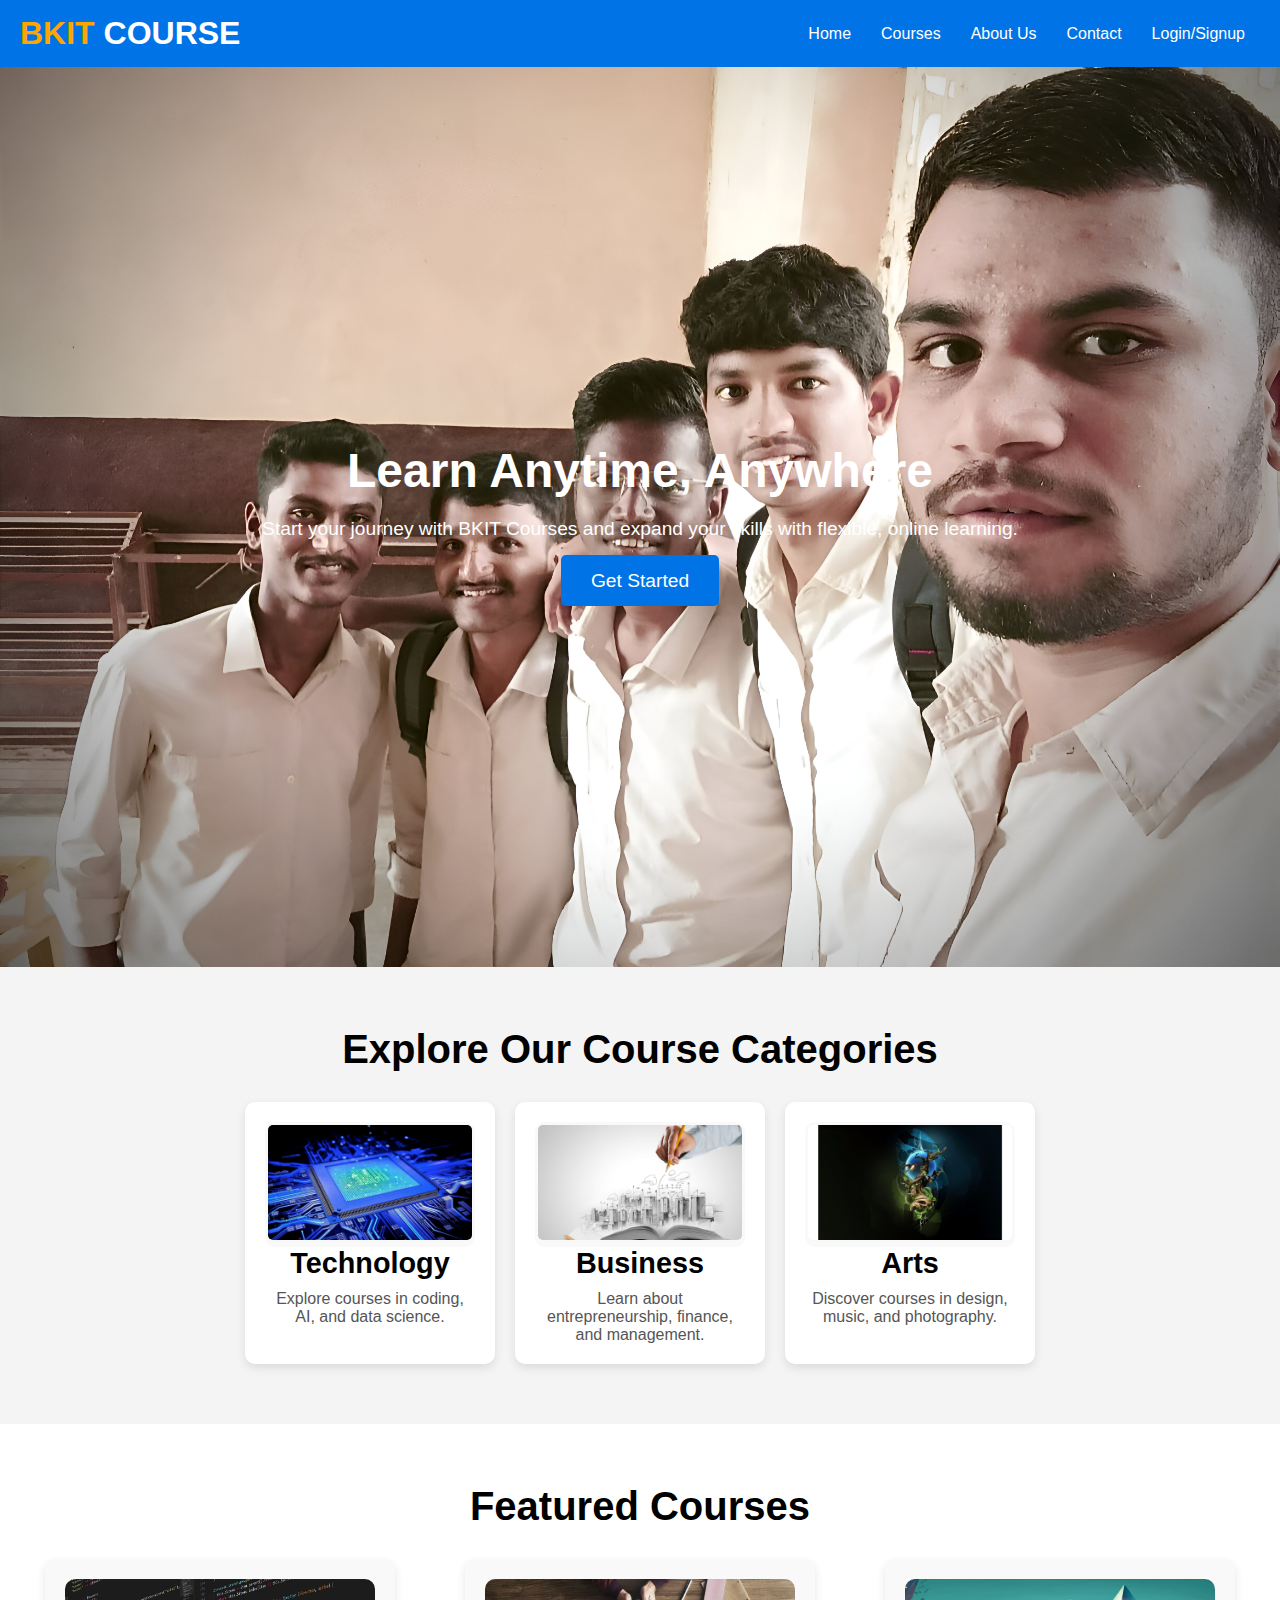
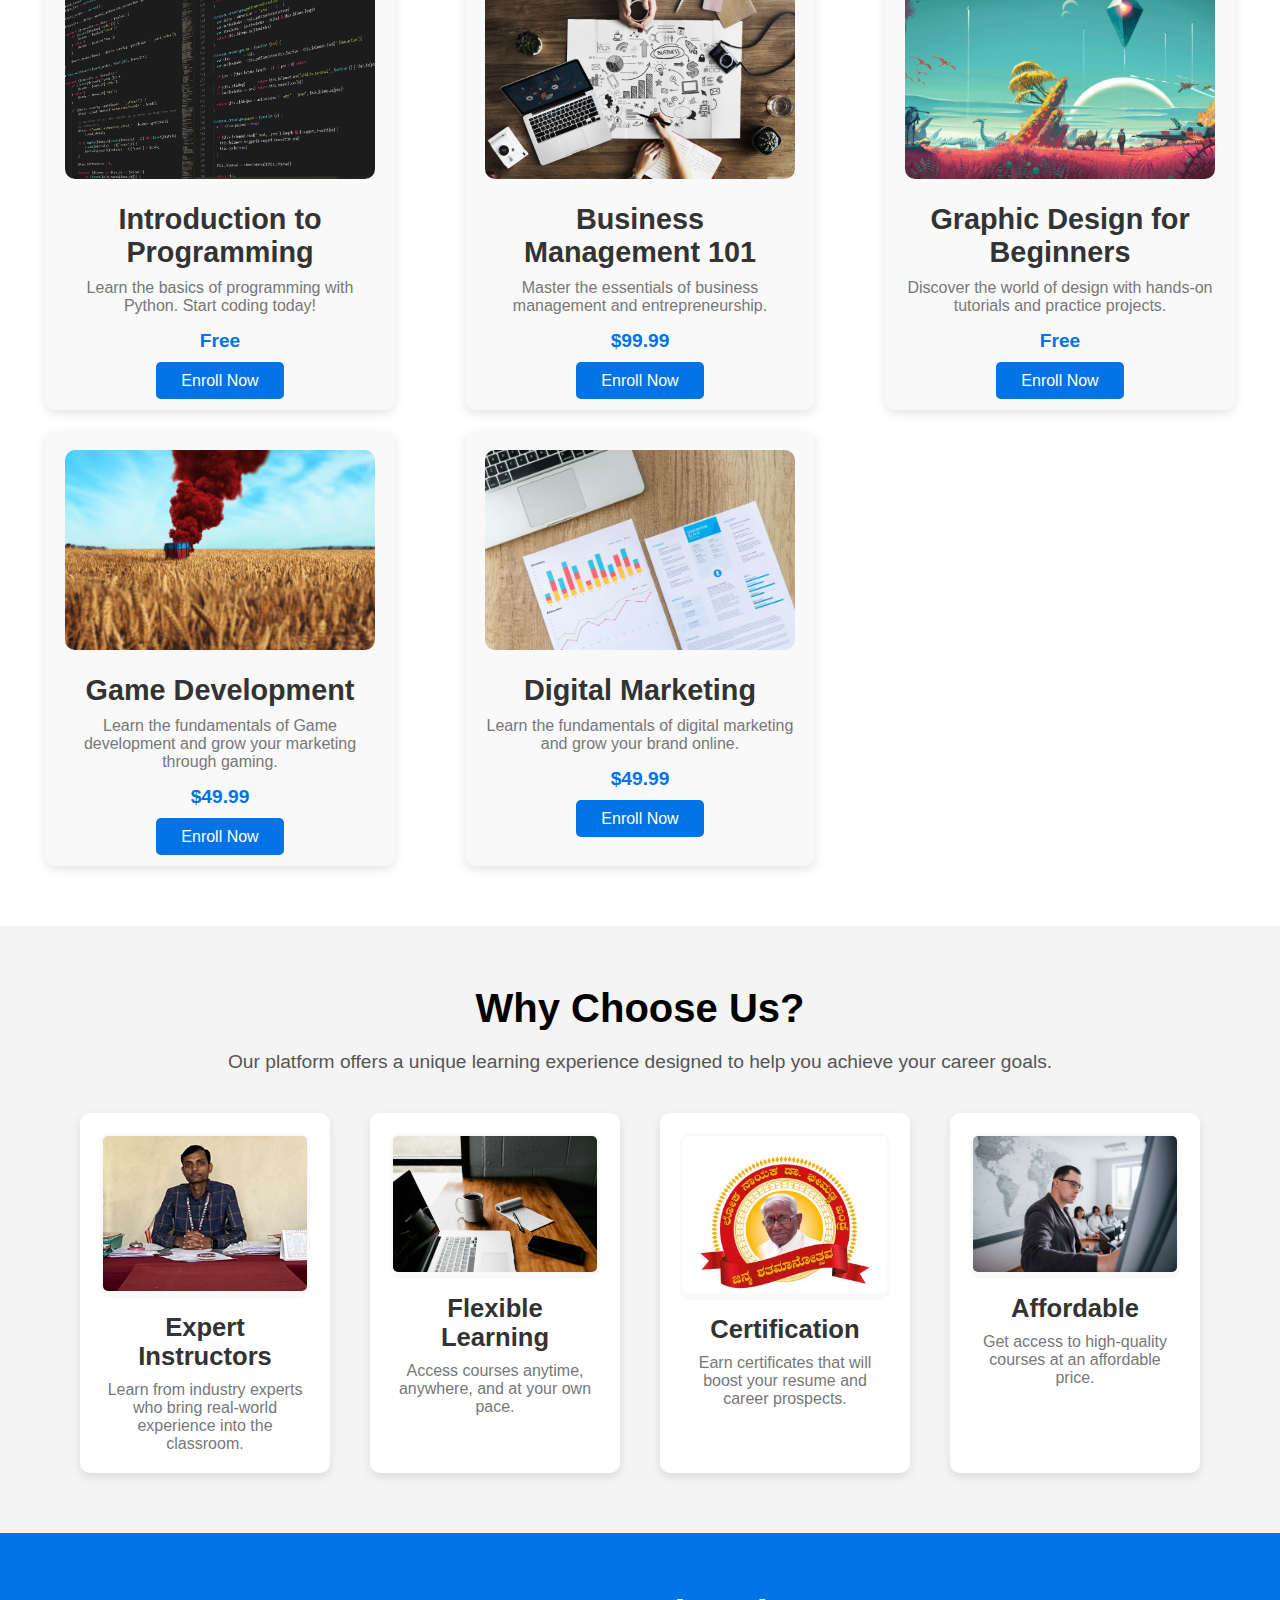
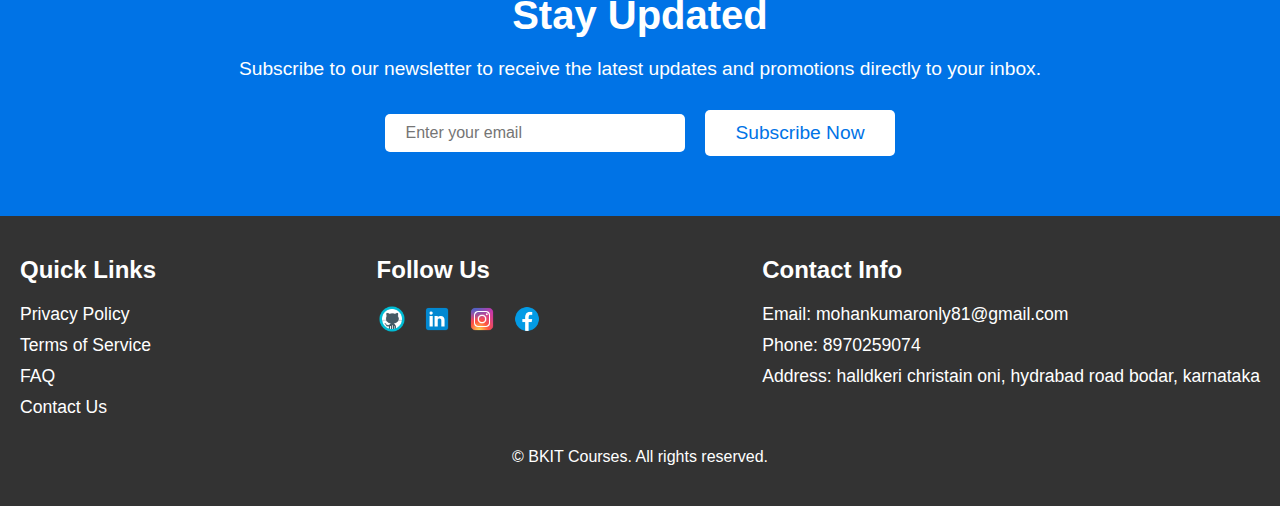
<file: index.html>
<!DOCTYPE html>
<html lang="en">
<head>
  <meta charset="UTF-8">
  <meta name="viewport" content="width=device-width, initial-scale=1.0">
  <title>BKIT COURSE</title>
  <link rel="stylesheet" href="styles.css">
</head>
<body>
  <header class="header">
    <div class="logo">
      <h1><span style="color : orange">BKIT</span> COURSE</h1>
    </div>
    <button class="menu-toggle" id="menu-toggle">&#9776;</button>
   
    <nav class="navbar">
      <ul>
        <li><a href="index.html">Home</a></li>
        <li><a href="aboutcourse.html">Courses</a></li>
        <li><a href="aboutus.html">About Us</a></li>
        <li><a href="contact.html">Contact</a></li>
        <li><a href="login.html">Login/Signup</a></li>
      </ul>
    </nav>
  </header>

 
  <section class="hero">
    <div class="hero-content">
      <h1>Learn Anytime, Anywhere</h1>
      <p>Start your journey with BKIT Courses and expand your skills with flexible, online learning.</p>
      <a href="login.html" class="cta-btn">Get Started</a>
    </div>
  </section>

<section class="course-categories" id="categories">
  <h2>Explore Our Course Categories</h2>
  <div class="categories-container">

    <div class="category-card" id="technology">
      <a href="technology.html">
          <div class="image-wrapper">
              <img src="images/tech-icon.png" alt="Technology Icon">
          </div>
          <h3>Technology</h3>
          <p>Explore courses in coding, AI, and data science.</p>
      </a>
  </div>
  
  <div class="category-card" id="business">
      <a href="bussinessExplore.html">
          <div class="image-wrapper">
              <img src="images/business-icon.png" alt="Business Icon">
          </div>
          <h3>Business</h3>
          <p>Learn about entrepreneurship, finance, and management.</p>
      </a>
  </div>
  
  <div class="category-card" id="arts">
      <a href="art.html">
          <div class="image-wrapper">
              <img src="images/arts-icon.png" alt="Arts Icon">
          </div>
          <h3>Arts</h3>
          <p>Discover courses in design, music, and photography.</p>
      </a>
  </div>
  
  </div>
</section>





<section class="featured-courses" id="featured-courses">
    <h2>Featured Courses</h2>
    

    <div class="courses-grid">

      <div class="course-card">
        <img src="images/coding.jpg" alt="Course Thumbnail">
        <h3>Introduction to Programming</h3>
        <p>Learn the basics of programming with Python. Start coding today!</p>
        <div class="course-price">Free</div>
        <a href="programming.html" class="enroll-btn">Enroll Now</a>
      </div>
      

      <div class="course-card">
        <img src="images/marketing.jpg" alt="Course Thumbnail">
        <h3>Business Management 101</h3>
        <p>Master the essentials of business management and entrepreneurship.</p>
        <div class="course-price">$99.99</div>
        <a href="bussiness.html" class="enroll-btn">Enroll Now</a>
      </div>
      

      <div class="course-card">
        <img src="images/art-design.jpg" alt="Course Thumbnail">
        <h3>Graphic Design for Beginners</h3>
        <p>Discover the world of design with hands-on tutorials and practice projects.</p>
        <div class="course-price">Free</div>
        <a href="graphicsdesign.html" class="enroll-btn">Enroll Now</a>
      </div>
      

      <div class="course-card">
        <img src="images/gaming.png" alt="Course Thumbnail">
        <h3>Game Development</h3>
        <p>Learn the fundamentals of Game development and grow your marketing through gaming.</p>
        <div class="course-price">$49.99</div>
        <a href="gamedevelopment.html" class="enroll-btn">Enroll Now</a>
      </div>

 
        <div class="course-card">
            <img src="images/digital-marketing.jpg" alt="Course Thumbnail">
            <h3>Digital Marketing</h3>
            <p>Learn the fundamentals of digital marketing and grow your brand online.</p>
            <div class="course-price">$49.99</div>
            <a href="digitalmarketing.html" class="enroll-btn">Enroll Now</a>
          </div>
  
  
    </div>
  </section>
<div class="why-choose-us">
  <h2>Why Choose Us?</h2>
  <p class="description">Our platform offers a unique learning experience designed to help you achieve your career goals.</p>
  <div class="benefits">

      <div class="benefit">
          <div class="image-wrapper">
              <img src="images/hod.jpg" alt="Expert Instructors">
          </div>
          <h3>Expert Instructors</h3>
          <p>Learn from industry experts who bring real-world experience into the classroom.</p>
      </div>

      <div class="benefit">
          <div class="image-wrapper">
              <img src="images/flex.jpg" alt="Flexible Learning">
          </div>
          <h3>Flexible Learning</h3>
          <p>Access courses anytime, anywhere, and at your own pace.</p>
      </div>

      <div class="benefit">
          <div class="image-wrapper">
              <img src="images/certificate.png" alt="Certification">
          </div>
          <h3>Certification</h3>
          <p>Earn certificates that will boost your resume and career prospects.</p>
      </div>

      <div class="benefit">
          <div class="image-wrapper">
              <img src="images/affordable.jpg" alt="Affordable">
          </div>
          <h3>Affordable</h3>
          <p>Get access to high-quality courses at an affordable price.</p>
      </div>
  </div>
</div>

<div class="subscription-section">
    <h2>Stay Updated</h2>
    <p>Subscribe to our newsletter to receive the latest updates and promotions directly to your inbox.</p>
    <div class="subscription-form">
      <input type="email" id="email" placeholder="Enter your email" required />
      <button type="submit" class="subscribe-btn">Subscribe Now</button>
    </div>
  </div>

<footer class="footer">
    <div class="footer-content">

      <div class="footer-links">
        <h3>Quick Links</h3>
        <ul>
          <li><a href="#">Privacy Policy</a></li>
          <li><a href="#">Terms of Service</a></li>
          <li><a href="#">FAQ</a></li>
          <li><a href="#">Contact Us</a></li>
        </ul>
      </div>
  

      <div class="footer-social">
        <h3>Follow Us</h3>
        <div class="social-icons">
          <a href="https://github.com/mohankumaronly" class="social-icon"><img src="images/icons8-github-48.png" alt="github"></a>
          <a href="https://www.linkedin.com/in/mohan-kumar-3151a1308/" class="social-icon"><img src="images/icons8-linkedin-48.png" alt="LinkedIn"></a>
          <a href="https://www.instagram.com/scripted_by_ranger/" class="social-icon"><img src="images/icons8-instagram-48.png" alt="Instagram"></a>
          <a href="https://www.facebook.com/profile.php?id=100085447172361" class="social-icon"><img src="images/icons8-facebook-48.png" alt="facebook"></a>
        </div>
      </div>
  

      <div class="footer-contact">
        <h3>Contact Info</h3>
        <p>Email: mohankumaronly81@gmail.com</p>
        <p>Phone: 8970259074</p>
        <p>Address: halldkeri christain oni, hydrabad road bodar, karnataka</p>
      </div>
    </div>

    <div class="footer-bottom">
      <p>&copy; <span id="year"></span> BKIT Courses. All rights reserved.</p>
    </div>
  </footer>
  

  <script src="script.js"></script>
</body>
</html>
</file>
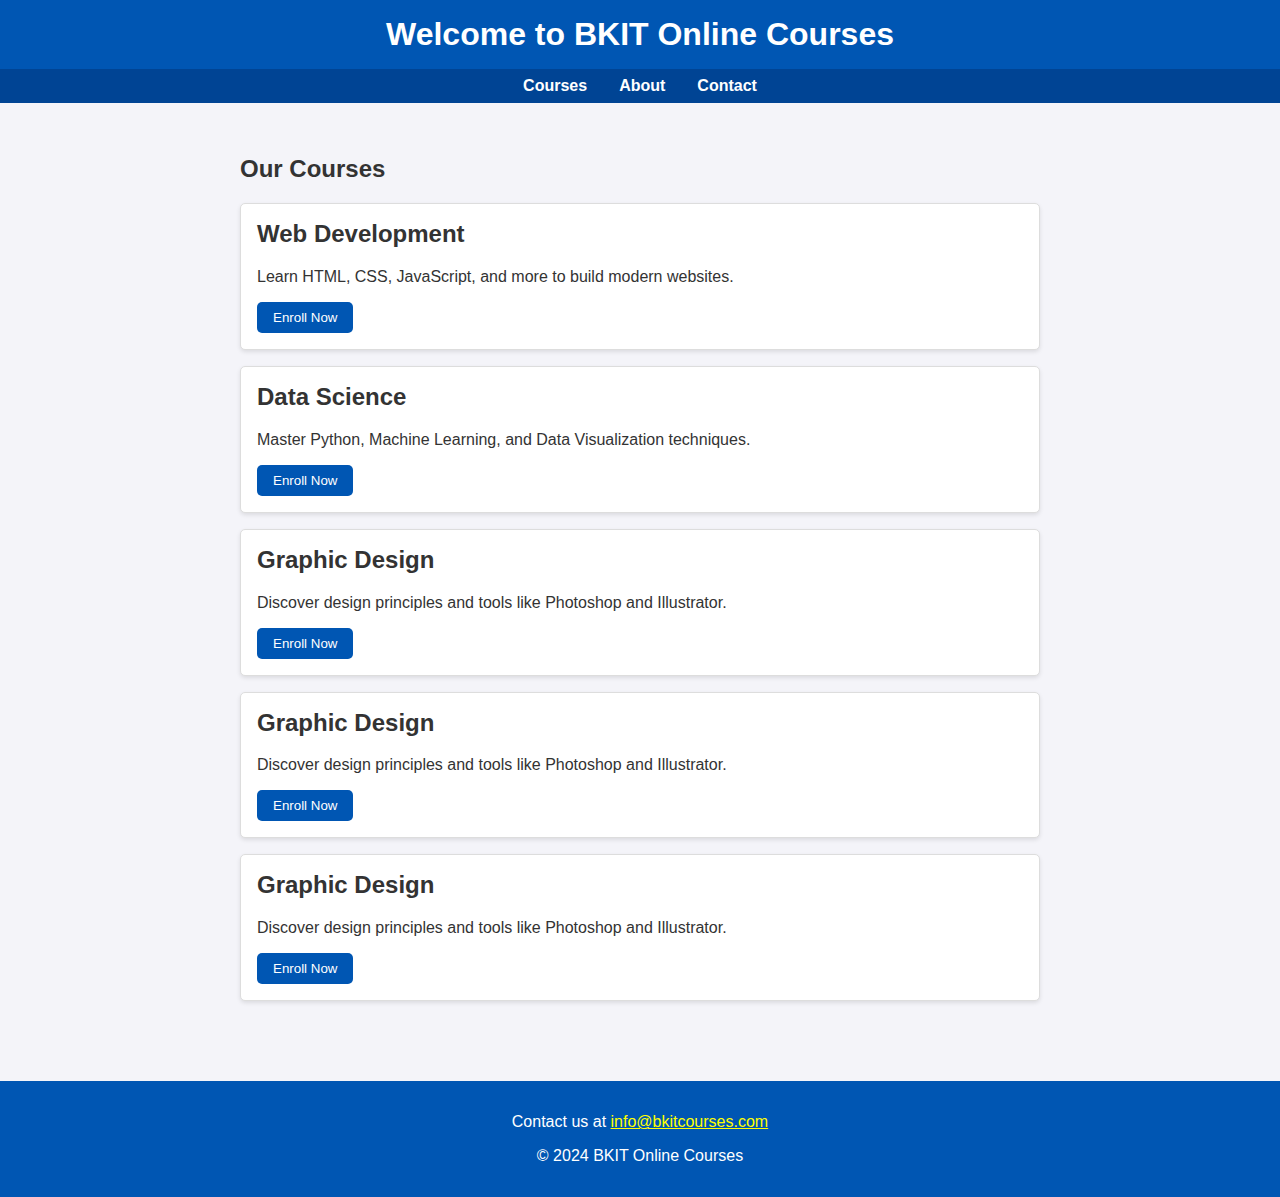
<file: aboutcourse.html>
<!DOCTYPE html>
<html lang="en">
<head>
    <meta charset="UTF-8">
    <meta name="viewport" content="width=device-width, initial-scale=1.0">
    <title>BKIT Online Courses</title>
    <style>
        body {
            font-family: Arial, sans-serif;
            margin: 0;
            padding: 0;
            background-color: #f4f4f9;
            color: #333;
        }

        header {
            background-color: #0056b3;
            color: #fff;
            padding: 1rem;
            text-align: center;
        }

        header h1 {
            margin: 0;
        }

        nav {
            display: flex;
            justify-content: center;
            background-color: #004494;
            padding: 0.5rem 0;
        }

        nav a {
            color: #fff;
            text-decoration: none;
            margin: 0 1rem;
            font-weight: bold;
        }

        nav a:hover {
            text-decoration: underline;
        }

        .container {
            padding: 2rem;
            max-width: 800px;
            margin: auto;
        }

        .course-card {
            background-color: #fff;
            border: 1px solid #ddd;
            border-radius: 5px;
            padding: 1rem;
            margin-bottom: 1rem;
            box-shadow: 0 2px 4px rgba(0, 0, 0, 0.1);
        }

        .course-card h2 {
            margin-top: 0;
        }

        .course-card button {
            background-color: #0056b3;
            color: #fff;
            border: none;
            padding: 0.5rem 1rem;
            border-radius: 5px;
            cursor: pointer;
        }

        .course-card button:hover {
            background-color: #003d80;
        }

        footer {
            background-color: #0056b3;
            color: #fff;
            text-align: center;
            padding: 1rem 0;
            margin-top: 2rem;
        }
    </style>
</head>
<body>
    <header>
        <h1>Welcome to BKIT Online Courses</h1>
    </header>
    <nav>
        <a href="aboutcourse.html">Courses</a>
        <a href="aboutus.html">About</a>
        <a href="contact.html">Contact</a>
    </nav>
    <div class="container" id="courses">
        <h2>Our Courses</h2>
        <div class="course-card">
            <h2>Web Development</h2>
            <p>Learn HTML, CSS, JavaScript, and more to build modern websites.</p>
            <button onclick="enroll('Web Development')">Enroll Now</button>
        </div>
        <div class="course-card">
            <h2>Data Science</h2>
            <p>Master Python, Machine Learning, and Data Visualization techniques.</p>
            <button onclick="enroll('Data Science')">Enroll Now</button>
        </div>
        <div class="course-card">
            <h2>Graphic Design</h2>
            <p>Discover design principles and tools like Photoshop and Illustrator.</p>
            <button onclick="enroll('Graphic Design')">Enroll Now</button>
        </div>
        <div class="course-card">
            <h2>Graphic Design</h2>
            <p>Discover design principles and tools like Photoshop and Illustrator.</p>
            <button onclick="enroll('Graphic Design')">Enroll Now</button>
        </div>
        <div class="course-card">
            <h2>Graphic Design</h2>
            <p>Discover design principles and tools like Photoshop and Illustrator.</p>
            <button onclick="enroll('Graphic Design')">Enroll Now</button>
        </div>
    </div>
    <footer id="contact">
        <p>Contact us at <a href="mailto:info@bkitcourses.com" style="color: #ff0;">info@bkitcourses.com</a></p>
        <p>&copy; 2024 BKIT Online Courses</p>
    </footer>
    <script>
        function enroll(courseName) {
            alert(`You have successfully enrolled in the ${courseName} course!`);
        }
    </script>
</body>
</html>
</file>
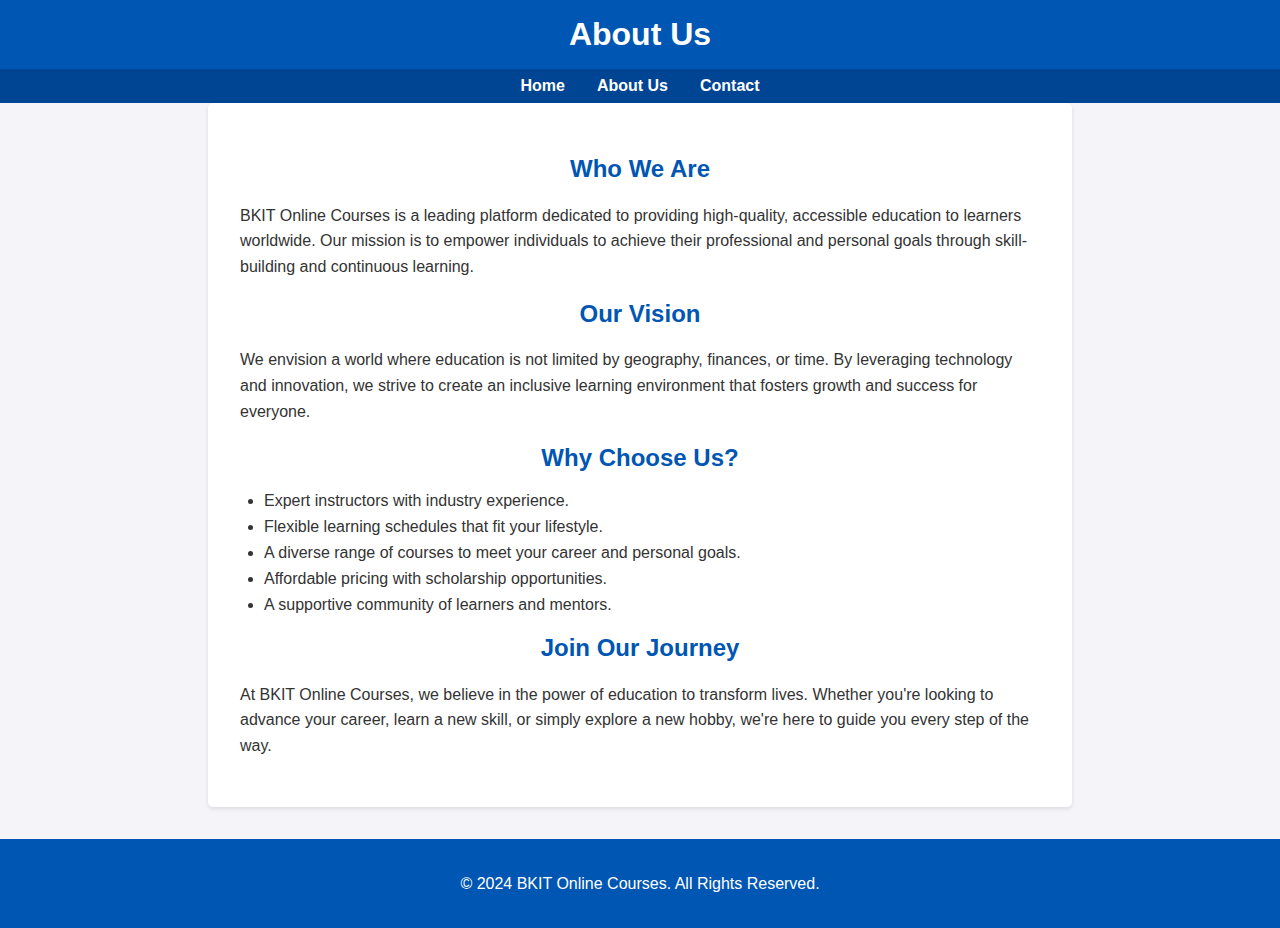
<file: aboutus.html>
<!DOCTYPE html>
<html lang="en">
<head>
    <meta charset="UTF-8">
    <meta name="viewport" content="width=device-width, initial-scale=1.0">
    <title>About Us - BKIT Online Courses</title>
    <style>
        body {
            font-family: Arial, sans-serif;
            margin: 0;
            padding: 0;
            background-color: #f4f4f9;
            color: #333;
        }

        header {
            background-color: #0056b3;
            color: #fff;
            padding: 1rem;
            text-align: center;
        }

        header h1 {
            margin: 0;
        }

        nav {
            display: flex;
            justify-content: center;
            background-color: #004494;
            padding: 0.5rem 0;
        }

        nav a {
            color: #fff;
            text-decoration: none;
            margin: 0 1rem;
            font-weight: bold;
        }

        nav a:hover {
            text-decoration: underline;
        }

        .container {
            padding: 2rem;
            max-width: 800px;
            margin: auto;
            background-color: #fff;
            border-radius: 5px;
            box-shadow: 0 2px 4px rgba(0, 0, 0, 0.1);
        }

        h2 {
            text-align: center;
            color: #0056b3;
        }

        p {
            line-height: 1.6;
            margin-bottom: 1rem;
        }

        ul {
            margin: 1rem 0;
            padding-left: 1.5rem;
        }

        ul li {
            margin-bottom: 0.5rem;
        }

        footer {
            background-color: #0056b3;
            color: #fff;
            text-align: center;
            padding: 1rem 0;
            margin-top: 2rem;
        }
    </style>
</head>
<body>
    <header>
        <h1>About Us</h1>
    </header>
    <nav>
        <a href="index.html">Home</a>
        <a href="aboutus.html">About Us</a>
        <a href="contact.html">Contact</a>
    </nav>
    <div class="container">
        <h2>Who We Are</h2>
        <p>
            BKIT Online Courses is a leading platform dedicated to providing high-quality, accessible education 
            to learners worldwide. Our mission is to empower individuals to achieve their professional and personal 
            goals through skill-building and continuous learning.
        </p>
        <h2>Our Vision</h2>
        <p>
            We envision a world where education is not limited by geography, finances, or time. By leveraging 
            technology and innovation, we strive to create an inclusive learning environment that fosters 
            growth and success for everyone.
        </p>
        <h2>Why Choose Us?</h2>
        <ul>
            <li>Expert instructors with industry experience.</li>
            <li>Flexible learning schedules that fit your lifestyle.</li>
            <li>A diverse range of courses to meet your career and personal goals.</li>
            <li>Affordable pricing with scholarship opportunities.</li>
            <li>A supportive community of learners and mentors.</li>
        </ul>
        <h2>Join Our Journey</h2>
        <p>
            At BKIT Online Courses, we believe in the power of education to transform lives. Whether you're 
            looking to advance your career, learn a new skill, or simply explore a new hobby, we're here to guide 
            you every step of the way.
        </p>
    </div>
    <footer>
        <p>&copy; 2024 BKIT Online Courses. All Rights Reserved.</p>
    </footer>
</body>
</html>
</file>
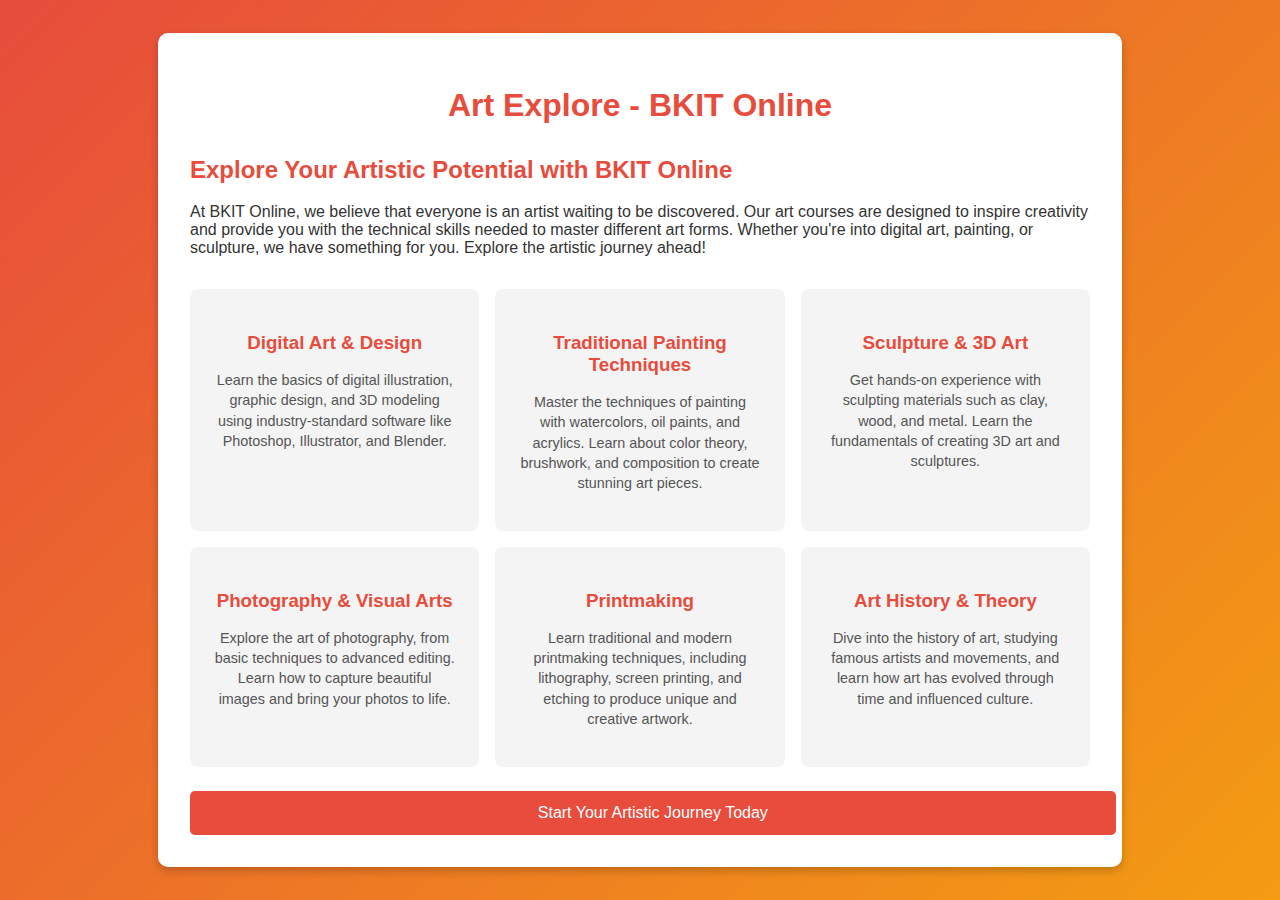
<file: art.html>
<!DOCTYPE html>
<html lang="en">
<head>
    <meta charset="UTF-8">
    <meta name="viewport" content="width=device-width, initial-scale=1.0">
    <title>Art Explore - BKIT Online</title>
    <style>
        body {
            font-family: 'Arial', sans-serif;
            margin: 0;
            padding: 0;
            background: linear-gradient(135deg, #e74c3c, #f39c12);
            color: #fff;
            display: flex;
            justify-content: center;
            align-items: center;
            min-height: 100vh;
        }

        .container {
            background: #fff;
            color: #333;
            border-radius: 10px;
            width: 90%;
            max-width: 900px;
            padding: 2rem;
            box-shadow: 0 4px 8px rgba(0, 0, 0, 0.2);
            animation: fadeIn 1s ease-in-out;
        }

        h1 {
            text-align: center;
            color: #e74c3c;
        }

        h2 {
            color: #e74c3c;
            margin-top: 2rem;
        }

        .content {
            margin: 2rem 0;
        }

        .art-courses {
            display: grid;
            grid-template-columns: repeat(3, 1fr);
            gap: 1rem;
        }

        .art-course {
            background: #f4f4f4;
            border-radius: 8px;
            padding: 1.5rem;
            text-align: center;
            transition: transform 0.3s ease, background-color 0.3s ease;
        }

        .art-course:hover {
            background-color: #ecf0f1;
            transform: scale(1.05);
        }

        .art-course h3 {
            margin-bottom: 1rem;
            color: #e74c3c;
        }

        .art-course p {
            font-size: 0.9rem;
            color: #555;
            line-height: 1.4;
        }

        .explore-button {
            display: block;
            text-align: center;
            background: #e74c3c;
            color: #fff;
            text-decoration: none;
            padding: 0.8rem;
            border-radius: 5px;
            margin-top: 1.5rem;
            font-size: 1rem;
            width: 100%;
            transition: background-color 0.3s ease;
        }

        .explore-button:hover {
            background-color: #c0392b;
        }

        @keyframes fadeIn {
            from {
                opacity: 0;
                transform: translateY(-20px);
            }
            to {
                opacity: 1;
                transform: translateY(0);
            }
        }
    </style>
</head>
<body>
    <div class="container">
        <h1>Art Explore - BKIT Online</h1>

        <div class="content">
            <h2>Explore Your Artistic Potential with BKIT Online</h2>
            <p>At BKIT Online, we believe that everyone is an artist waiting to be discovered. Our art courses are designed to inspire creativity and provide you with the technical skills needed to master different art forms. Whether you're into digital art, painting, or sculpture, we have something for you. Explore the artistic journey ahead!</p>
        </div>

        <div class="art-courses">
            <div class="art-course">
                <h3>Digital Art & Design</h3>
                <p>Learn the basics of digital illustration, graphic design, and 3D modeling using industry-standard software like Photoshop, Illustrator, and Blender.</p>
            </div>

            <div class="art-course">
                <h3>Traditional Painting Techniques</h3>
                <p>Master the techniques of painting with watercolors, oil paints, and acrylics. Learn about color theory, brushwork, and composition to create stunning art pieces.</p>
            </div>

            <div class="art-course">
                <h3>Sculpture & 3D Art</h3>
                <p>Get hands-on experience with sculpting materials such as clay, wood, and metal. Learn the fundamentals of creating 3D art and sculptures.</p>
            </div>

            <div class="art-course">
                <h3>Photography & Visual Arts</h3>
                <p>Explore the art of photography, from basic techniques to advanced editing. Learn how to capture beautiful images and bring your photos to life.</p>
            </div>

            <div class="art-course">
                <h3>Printmaking</h3>
                <p>Learn traditional and modern printmaking techniques, including lithography, screen printing, and etching to produce unique and creative artwork.</p>
            </div>

            <div class="art-course">
                <h3>Art History & Theory</h3>
                <p>Dive into the history of art, studying famous artists and movements, and learn how art has evolved through time and influenced culture.</p>
            </div>
        </div>

        <a href="signup.html" class="explore-button">Start Your Artistic Journey Today</a>
    </div>

    <script>
        // JavaScript for interactive behavior
        document.querySelectorAll('.art-course').forEach(course => {
            course.addEventListener('click', () => {
                alert(course.querySelector('h3').textContent + " course details selected!");
            });
        });
    </script>
</body>
</html>
</file>
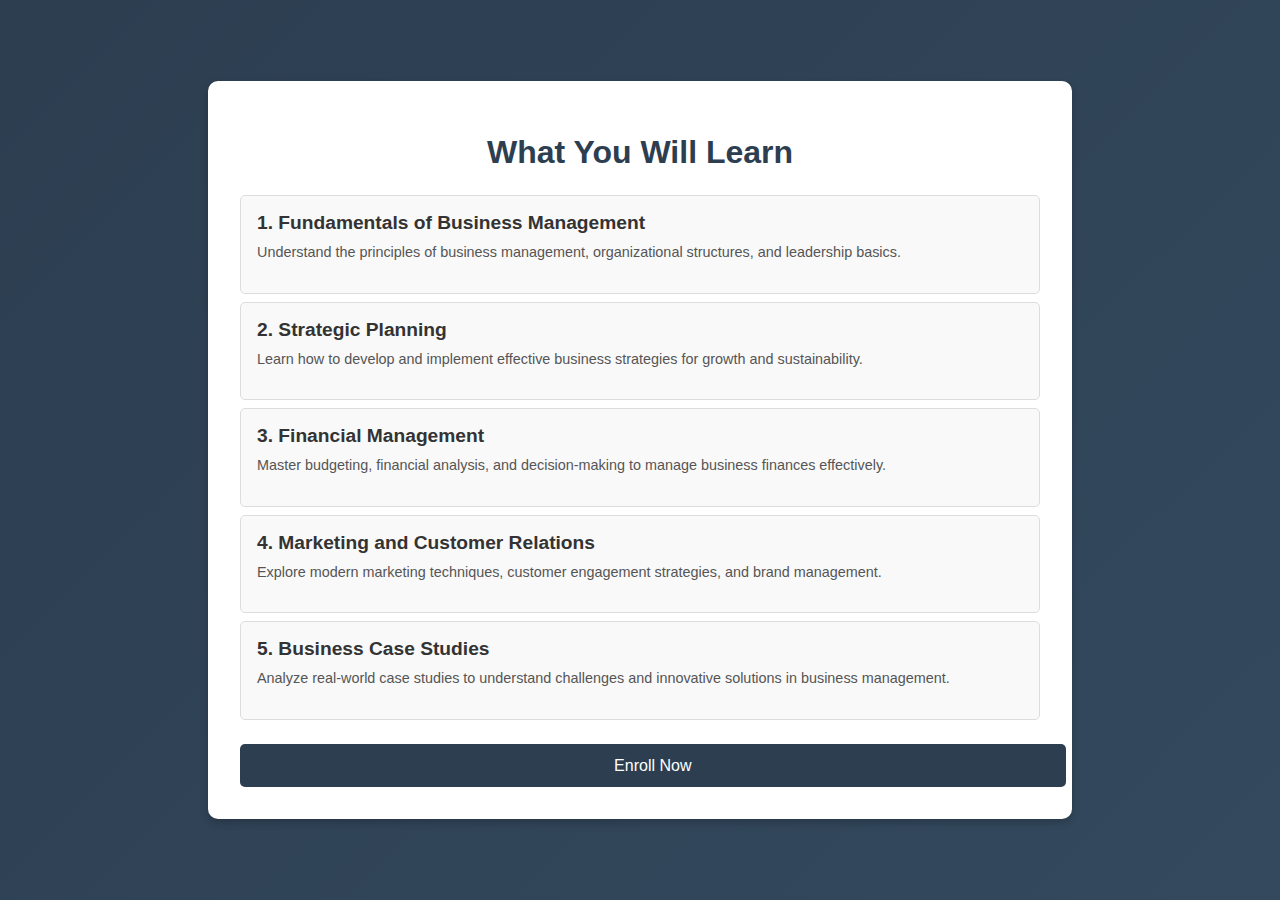
<file: bussiness.html>
<!DOCTYPE html>
<html lang="en">
<head>
    <meta charset="UTF-8">
    <meta name="viewport" content="width=device-width, initial-scale=1.0">
    <title>What You Will Learn - Business Management</title>
    <style>
        body {
            font-family: Arial, sans-serif;
            margin: 0;
            padding: 0;
            background: linear-gradient(135deg, #2c3e50, #34495e);
            color: #fff;
            display: flex;
            justify-content: center;
            align-items: center;
            min-height: 100vh;
        }

        .container {
            background: #fff;
            color: #333;
            border-radius: 10px;
            width: 90%;
            max-width: 800px;
            padding: 2rem;
            box-shadow: 0 4px 8px rgba(0, 0, 0, 0.2);
            animation: fadeIn 1s ease-in-out;
        }

        h1 {
            text-align: center;
            color: #2c3e50;
        }

        .topics {
            list-style: none;
            padding: 0;
            margin: 1.5rem 0;
        }

        .topics li {
            background: #f9f9f9;
            border: 1px solid #ddd;
            margin: 0.5rem 0;
            padding: 1rem;
            border-radius: 5px;
            position: relative;
            overflow: hidden;
            transition: transform 0.3s ease, background-color 0.3s ease;
        }

        .topics li:hover {
            background-color: #eaf2f8;
            transform: scale(1.03);
        }

        .topics li .topic-name {
            font-size: 1.2rem;
            font-weight: bold;
        }

        .topics li .topic-description {
            margin-top: 0.5rem;
            font-size: 0.9rem;
            line-height: 1.4;
            color: #555;
        }

        .button {
            display: block;
            width: 100%;
            text-align: center;
            background: #2c3e50;
            color: #fff;
            text-decoration: none;
            padding: 0.8rem;
            border-radius: 5px;
            margin-top: 1.5rem;
            font-size: 1rem;
            transition: background-color 0.3s ease;
        }

        .button:hover {
            background-color: #1c2833;
        }

        @keyframes fadeIn {
            from {
                opacity: 0;
                transform: translateY(-20px);
            }
            to {
                opacity: 1;
                transform: translateY(0);
            }
        }
    </style>
</head>
<body>
    <div class="container">
        <h1>What You Will Learn</h1>
        <ul class="topics">
            <li>
                <span class="topic-name">1. Fundamentals of Business Management</span>
                <p class="topic-description">Understand the principles of business management, organizational structures, and leadership basics.</p>
            </li>
            <li>
                <span class="topic-name">2. Strategic Planning</span>
                <p class="topic-description">Learn how to develop and implement effective business strategies for growth and sustainability.</p>
            </li>
            <li>
                <span class="topic-name">3. Financial Management</span>
                <p class="topic-description">Master budgeting, financial analysis, and decision-making to manage business finances effectively.</p>
            </li>
            <li>
                <span class="topic-name">4. Marketing and Customer Relations</span>
                <p class="topic-description">Explore modern marketing techniques, customer engagement strategies, and brand management.</p>
            </li>
            <li>
                <span class="topic-name">5. Business Case Studies</span>
                <p class="topic-description">Analyze real-world case studies to understand challenges and innovative solutions in business management.</p>
            </li>
        </ul>
        <a href="signup.html" class="button">Enroll Now</a>
    </div>

    <script>
        // JavaScript to add interactivity for each topic
        document.querySelectorAll('.topics li').forEach(item => {
            item.addEventListener('click', () => {
                alert(item.querySelector('.topic-name').textContent + " selected!");
            });
        });
    </script>
</body>
</html>
</file>
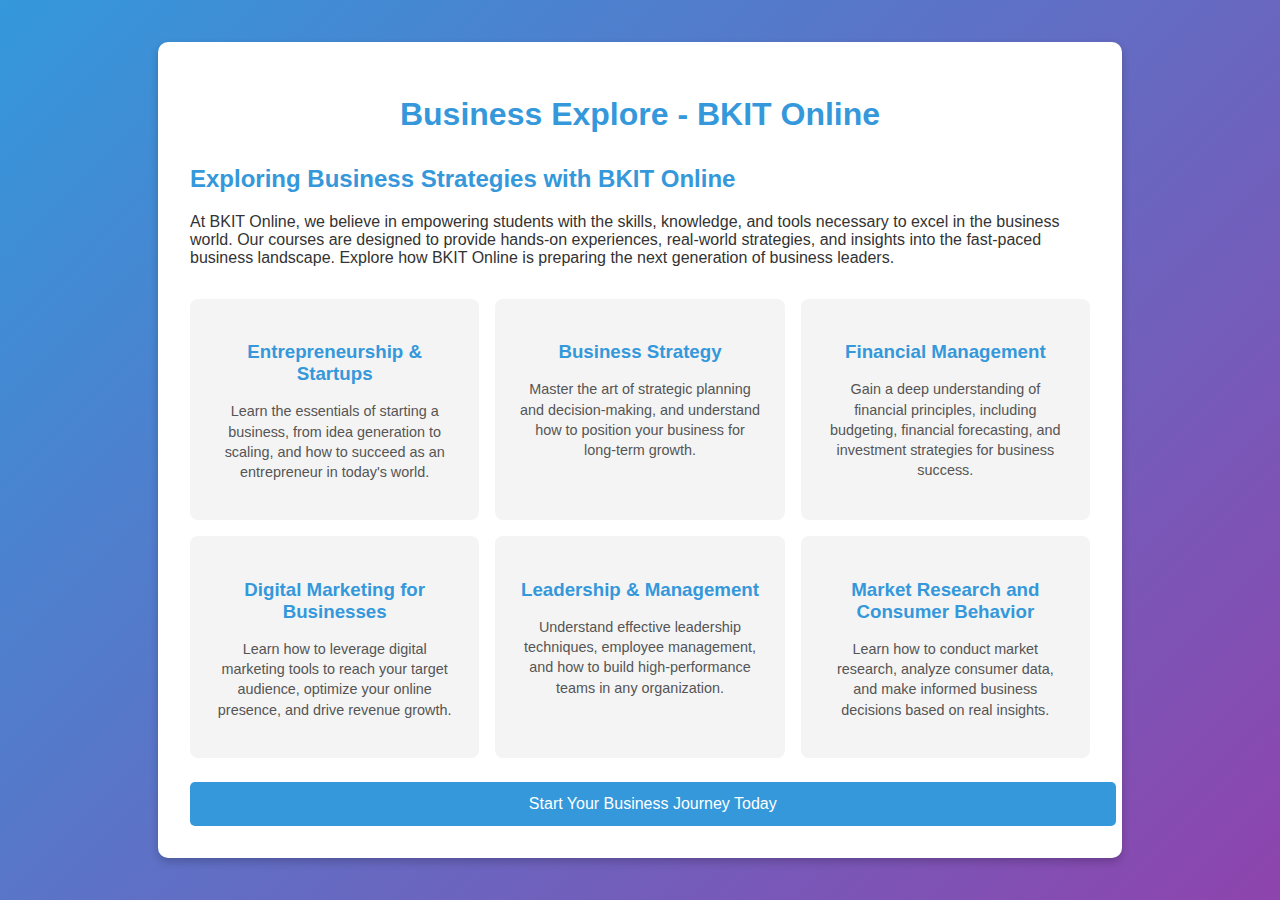
<file: bussinessExplore.html>
<!DOCTYPE html>
<html lang="en">
<head>
    <meta charset="UTF-8">
    <meta name="viewport" content="width=device-width, initial-scale=1.0">
    <title>Business Explore - BKIT Online</title>
    <style>
        body {
            font-family: 'Arial', sans-serif;
            margin: 0;
            padding: 0;
            background: linear-gradient(135deg, #3498db, #8e44ad);
            color: #fff;
            display: flex;
            justify-content: center;
            align-items: center;
            min-height: 100vh;
        }

        .container {
            background: #fff;
            color: #333;
            border-radius: 10px;
            width: 90%;
            max-width: 900px;
            padding: 2rem;
            box-shadow: 0 4px 8px rgba(0, 0, 0, 0.2);
            animation: fadeIn 1s ease-in-out;
        }

        h1 {
            text-align: center;
            color: #3498db;
        }

        h2 {
            color: #3498db;
            margin-top: 2rem;
        }

        .content {
            margin: 2rem 0;
        }

        .business-courses {
            display: grid;
            grid-template-columns: repeat(3, 1fr);
            gap: 1rem;
        }

        .business-course {
            background: #f4f4f4;
            border-radius: 8px;
            padding: 1.5rem;
            text-align: center;
            transition: transform 0.3s ease, background-color 0.3s ease;
        }

        .business-course:hover {
            background-color: #ecf0f1;
            transform: scale(1.05);
        }

        .business-course h3 {
            margin-bottom: 1rem;
            color: #3498db;
        }

        .business-course p {
            font-size: 0.9rem;
            color: #555;
            line-height: 1.4;
        }

        .explore-button {
            display: block;
            text-align: center;
            background: #3498db;
            color: #fff;
            text-decoration: none;
            padding: 0.8rem;
            border-radius: 5px;
            margin-top: 1.5rem;
            font-size: 1rem;
            width: 100%;
            transition: background-color 0.3s ease;
        }

        .explore-button:hover {
            background-color: #2980b9;
        }

        @keyframes fadeIn {
            from {
                opacity: 0;
                transform: translateY(-20px);
            }
            to {
                opacity: 1;
                transform: translateY(0);
            }
        }
    </style>
</head>
<body>
    <div class="container">
        <h1>Business Explore - BKIT Online</h1>

        <div class="content">
            <h2>Exploring Business Strategies with BKIT Online</h2>
            <p>At BKIT Online, we believe in empowering students with the skills, knowledge, and tools necessary to excel in the business world. Our courses are designed to provide hands-on experiences, real-world strategies, and insights into the fast-paced business landscape. Explore how BKIT Online is preparing the next generation of business leaders.</p>
        </div>

        <div class="business-courses">
            <div class="business-course">
                <h3>Entrepreneurship & Startups</h3>
                <p>Learn the essentials of starting a business, from idea generation to scaling, and how to succeed as an entrepreneur in today's world.</p>
            </div>

            <div class="business-course">
                <h3>Business Strategy</h3>
                <p>Master the art of strategic planning and decision-making, and understand how to position your business for long-term growth.</p>
            </div>

            <div class="business-course">
                <h3>Financial Management</h3>
                <p>Gain a deep understanding of financial principles, including budgeting, financial forecasting, and investment strategies for business success.</p>
            </div>

            <div class="business-course">
                <h3>Digital Marketing for Businesses</h3>
                <p>Learn how to leverage digital marketing tools to reach your target audience, optimize your online presence, and drive revenue growth.</p>
            </div>

            <div class="business-course">
                <h3>Leadership & Management</h3>
                <p>Understand effective leadership techniques, employee management, and how to build high-performance teams in any organization.</p>
            </div>

            <div class="business-course">
                <h3>Market Research and Consumer Behavior</h3>
                <p>Learn how to conduct market research, analyze consumer data, and make informed business decisions based on real insights.</p>
            </div>
        </div>

        <a href="signup.html" class="explore-button">Start Your Business Journey Today</a>
    </div>

    <script>
        // JavaScript for interactive behavior
        document.querySelectorAll('.business-course').forEach(course => {
            course.addEventListener('click', () => {
                alert(course.querySelector('h3').textContent + " course details selected!");
            });
        });
    </script>
</body>
</html>
</file>
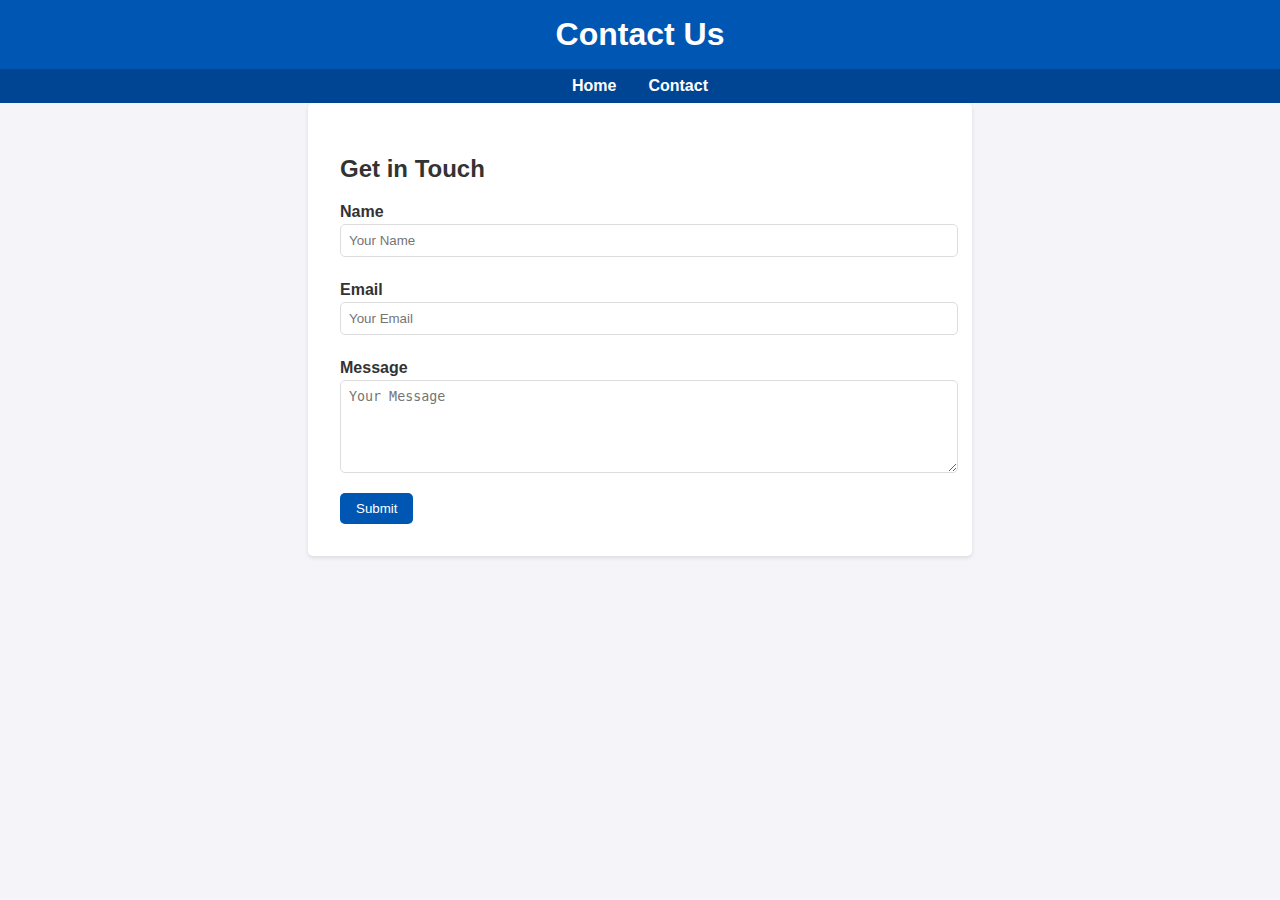
<file: contact.html>
<!DOCTYPE html>
<html lang="en">
<head>
    <meta charset="UTF-8">
    <meta name="viewport" content="width=device-width, initial-scale=1.0">
    <title>Contact Us - BKIT Online Courses</title>
    <style>
        body {
            font-family: Arial, sans-serif;
            margin: 0;
            padding: 0;
            background-color: #f4f4f9;
            color: #333;
        }

        header {
            background-color: #0056b3;
            color: #fff;
            padding: 1rem;
            text-align: center;
        }

        header h1 {
            margin: 0;
        }

        nav {
            display: flex;
            justify-content: center;
            background-color: #004494;
            padding: 0.5rem 0;
        }

        nav a {
            color: #fff;
            text-decoration: none;
            margin: 0 1rem;
            font-weight: bold;
        }

        nav a:hover {
            text-decoration: underline;
        }

        .container {
            padding: 2rem;
            max-width: 600px;
            margin: auto;
            background-color: #fff;
            border-radius: 5px;
            box-shadow: 0 2px 4px rgba(0, 0, 0, 0.1);
        }

        form label {
            display: block;
            margin: 0.5rem 0 0.2rem;
            font-weight: bold;
        }

        form input, form textarea {
            width: 100%;
            padding: 0.5rem;
            margin-bottom: 1rem;
            border: 1px solid #ddd;
            border-radius: 5px;
        }

        form button {
            background-color: #0056b3;
            color: #fff;
            border: none;
            padding: 0.5rem 1rem;
            border-radius: 5px;
            cursor: pointer;
        }

        form button:hover {
            background-color: #003d80;
        }
    </style>
</head>
<body>
    <header>
        <h1>Contact Us</h1>
    </header>
    <nav>
        <a href="index.html">Home</a>
        <a href="contact.html">Contact</a>
    </nav>
    <div class="container">
        <h2>Get in Touch</h2>
        <form id="contactForm">
            <label for="name">Name</label>
            <input type="text" id="name" placeholder="Your Name" required>

            <label for="email">Email</label>
            <input type="email" id="email" placeholder="Your Email" required>

            <label for="message">Message</label>
            <textarea id="message" placeholder="Your Message" rows="5" required></textarea>

            <button type="button" onclick="submitForm()">Submit</button>
        </form>
        <p id="responseMessage" style="color: green; margin-top: 1rem; display: none;"></p>
    </div>
    <script>
        function submitForm() {
            const name = document.getElementById('name').value;
            const email = document.getElementById('email').value;
            const message = document.getElementById('message').value;

            if (name && email && message) {
                document.getElementById('responseMessage').innerText = 'Thank you for reaching out, ' + name + '! We will get back to you soon.';
                document.getElementById('responseMessage').style.display = 'block';

                // Clear the form
                document.getElementById('contactForm').reset();
            } else {
                alert('Please fill in all fields.');
            }
        }
    </script>
</body>
</html>
</file>
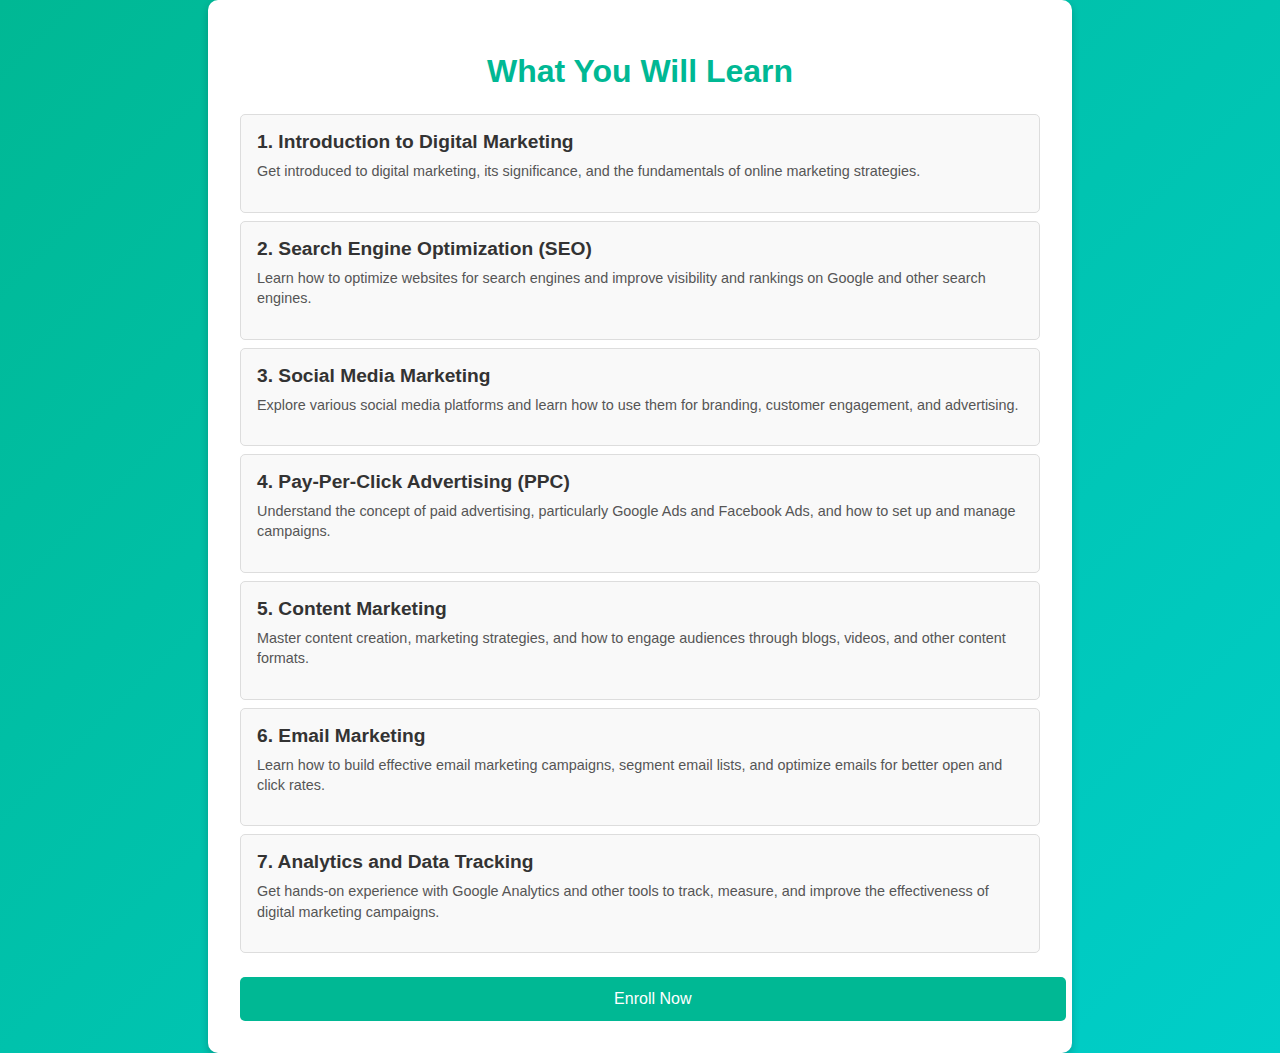
<file: digitalmarketing.html>
<!DOCTYPE html>
<html lang="en">
<head>
    <meta charset="UTF-8">
    <meta name="viewport" content="width=device-width, initial-scale=1.0">
    <title>What You Will Learn - Digital Marketing</title>
    <style>
        body {
            font-family: 'Arial', sans-serif;
            margin: 0;
            padding: 0;
            background: linear-gradient(135deg, #00b894, #00cec9);
            color: #fff;
            display: flex;
            justify-content: center;
            align-items: center;
            min-height: 100vh;
        }

        .container {
            background: #fff;
            color: #333;
            border-radius: 10px;
            width: 90%;
            max-width: 800px;
            padding: 2rem;
            box-shadow: 0 4px 8px rgba(0, 0, 0, 0.2);
            animation: fadeIn 1s ease-in-out;
        }

        h1 {
            text-align: center;
            color: #00b894;
        }

        .topics {
            list-style: none;
            padding: 0;
            margin: 1.5rem 0;
        }

        .topics li {
            background: #f9f9f9;
            border: 1px solid #ddd;
            margin: 0.5rem 0;
            padding: 1rem;
            border-radius: 5px;
            position: relative;
            overflow: hidden;
            transition: transform 0.3s ease, background-color 0.3s ease;
        }

        .topics li:hover {
            background-color: #e0f7fa;
            transform: scale(1.03);
        }

        .topics li .topic-name {
            font-size: 1.2rem;
            font-weight: bold;
        }

        .topics li .topic-description {
            margin-top: 0.5rem;
            font-size: 0.9rem;
            line-height: 1.4;
            color: #555;
        }

        .button {
            display: block;
            width: 100%;
            text-align: center;
            background: #00b894;
            color: #fff;
            text-decoration: none;
            padding: 0.8rem;
            border-radius: 5px;
            margin-top: 1.5rem;
            font-size: 1rem;
            transition: background-color 0.3s ease;
        }

        .button:hover {
            background-color: #00a38e;
        }

        @keyframes fadeIn {
            from {
                opacity: 0;
                transform: translateY(-20px);
            }
            to {
                opacity: 1;
                transform: translateY(0);
            }
        }
    </style>
</head>
<body>
    <div class="container">
        <h1>What You Will Learn</h1>
        <ul class="topics">
            <li>
                <span class="topic-name">1. Introduction to Digital Marketing</span>
                <p class="topic-description">Get introduced to digital marketing, its significance, and the fundamentals of online marketing strategies.</p>
            </li>
            <li>
                <span class="topic-name">2. Search Engine Optimization (SEO)</span>
                <p class="topic-description">Learn how to optimize websites for search engines and improve visibility and rankings on Google and other search engines.</p>
            </li>
            <li>
                <span class="topic-name">3. Social Media Marketing</span>
                <p class="topic-description">Explore various social media platforms and learn how to use them for branding, customer engagement, and advertising.</p>
            </li>
            <li>
                <span class="topic-name">4. Pay-Per-Click Advertising (PPC)</span>
                <p class="topic-description">Understand the concept of paid advertising, particularly Google Ads and Facebook Ads, and how to set up and manage campaigns.</p>
            </li>
            <li>
                <span class="topic-name">5. Content Marketing</span>
                <p class="topic-description">Master content creation, marketing strategies, and how to engage audiences through blogs, videos, and other content formats.</p>
            </li>
            <li>
                <span class="topic-name">6. Email Marketing</span>
                <p class="topic-description">Learn how to build effective email marketing campaigns, segment email lists, and optimize emails for better open and click rates.</p>
            </li>
            <li>
                <span class="topic-name">7. Analytics and Data Tracking</span>
                <p class="topic-description">Get hands-on experience with Google Analytics and other tools to track, measure, and improve the effectiveness of digital marketing campaigns.</p>
            </li>
        </ul>
        <a href="signup.html" class="button">Enroll Now</a>
    </div>

    <script>
        // JavaScript to add interactivity
        document.querySelectorAll('.topics li').forEach(item => {
            item.addEventListener('click', () => {
                alert(item.querySelector('.topic-name').textContent + " selected!");
            });
        });
    </script>
</body>
</html>
</file>
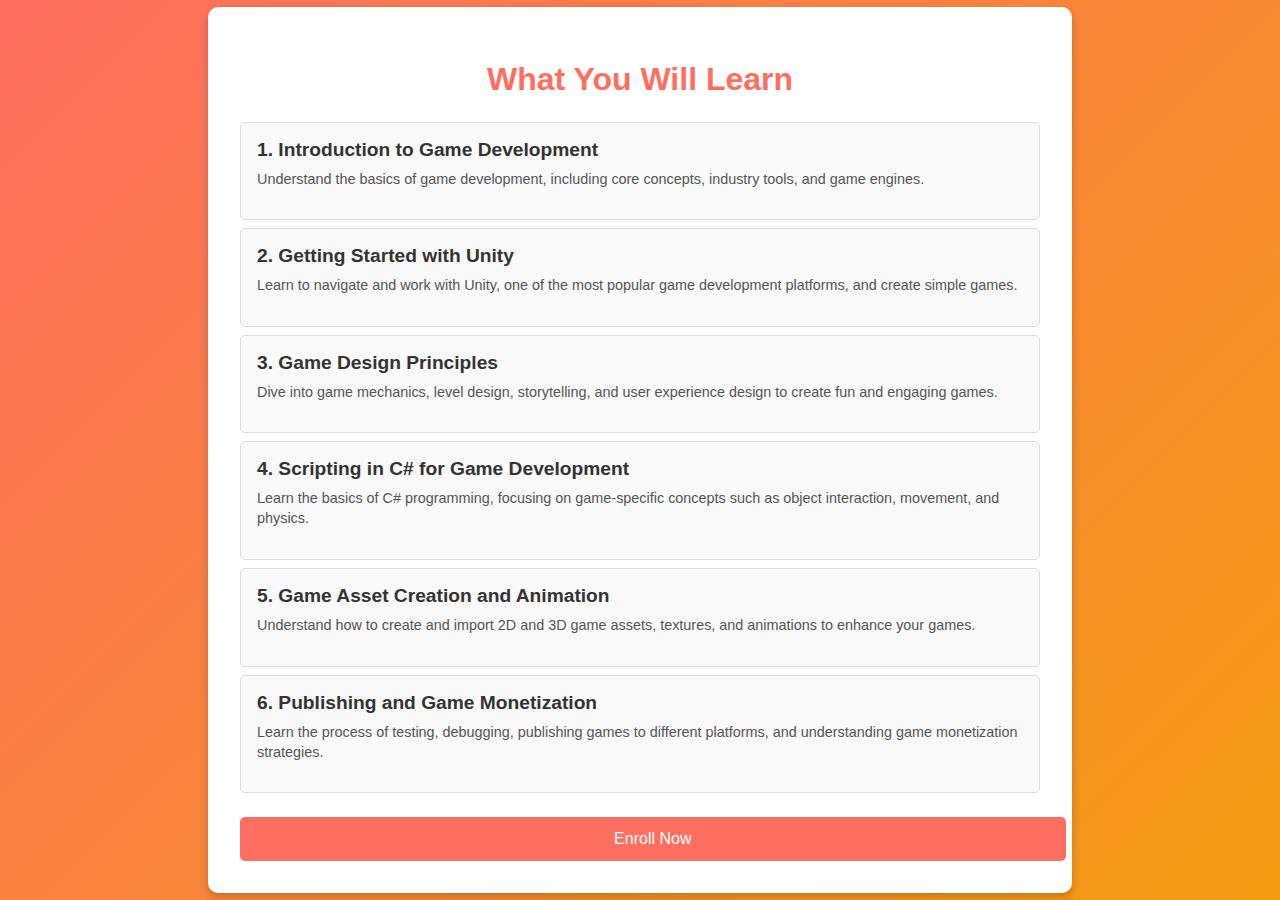
<file: gamedevelopment.html>
<!DOCTYPE html>
<html lang="en">
<head>
    <meta charset="UTF-8">
    <meta name="viewport" content="width=device-width, initial-scale=1.0">
    <title>What You Will Learn - Game Development</title>
    <style>
        body {
            font-family: 'Arial', sans-serif;
            margin: 0;
            padding: 0;
            background: linear-gradient(135deg, #ff6f61, #f39c12);
            color: #fff;
            display: flex;
            justify-content: center;
            align-items: center;
            min-height: 100vh;
        }

        .container {
            background: #fff;
            color: #333;
            border-radius: 10px;
            width: 90%;
            max-width: 800px;
            padding: 2rem;
            box-shadow: 0 4px 8px rgba(0, 0, 0, 0.2);
            animation: fadeIn 1s ease-in-out;
        }

        h1 {
            text-align: center;
            color: #ff6f61;
        }

        .topics {
            list-style: none;
            padding: 0;
            margin: 1.5rem 0;
        }

        .topics li {
            background: #f9f9f9;
            border: 1px solid #ddd;
            margin: 0.5rem 0;
            padding: 1rem;
            border-radius: 5px;
            position: relative;
            overflow: hidden;
            transition: transform 0.3s ease, background-color 0.3s ease;
        }

        .topics li:hover {
            background-color: #fff4e1;
            transform: scale(1.03);
        }

        .topics li .topic-name {
            font-size: 1.2rem;
            font-weight: bold;
        }

        .topics li .topic-description {
            margin-top: 0.5rem;
            font-size: 0.9rem;
            line-height: 1.4;
            color: #555;
        }

        .button {
            display: block;
            width: 100%;
            text-align: center;
            background: #ff6f61;
            color: #fff;
            text-decoration: none;
            padding: 0.8rem;
            border-radius: 5px;
            margin-top: 1.5rem;
            font-size: 1rem;
            transition: background-color 0.3s ease;
        }

        .button:hover {
            background-color: #d14936;
        }

        @keyframes fadeIn {
            from {
                opacity: 0;
                transform: translateY(-20px);
            }
            to {
                opacity: 1;
                transform: translateY(0);
            }
        }
    </style>
</head>
<body>
    <div class="container">
        <h1>What You Will Learn</h1>
        <ul class="topics">
            <li>
                <span class="topic-name">1. Introduction to Game Development</span>
                <p class="topic-description">Understand the basics of game development, including core concepts, industry tools, and game engines.</p>
            </li>
            <li>
                <span class="topic-name">2. Getting Started with Unity</span>
                <p class="topic-description">Learn to navigate and work with Unity, one of the most popular game development platforms, and create simple games.</p>
            </li>
            <li>
                <span class="topic-name">3. Game Design Principles</span>
                <p class="topic-description">Dive into game mechanics, level design, storytelling, and user experience design to create fun and engaging games.</p>
            </li>
            <li>
                <span class="topic-name">4. Scripting in C# for Game Development</span>
                <p class="topic-description">Learn the basics of C# programming, focusing on game-specific concepts such as object interaction, movement, and physics.</p>
            </li>
            <li>
                <span class="topic-name">5. Game Asset Creation and Animation</span>
                <p class="topic-description">Understand how to create and import 2D and 3D game assets, textures, and animations to enhance your games.</p>
            </li>
            <li>
                <span class="topic-name">6. Publishing and Game Monetization</span>
                <p class="topic-description">Learn the process of testing, debugging, publishing games to different platforms, and understanding game monetization strategies.</p>
            </li>
        </ul>
        <a href="signup.html" class="button">Enroll Now</a>
    </div>

    <script>
        // JavaScript to add interactivity
        document.querySelectorAll('.topics li').forEach(item => {
            item.addEventListener('click', () => {
                alert(item.querySelector('.topic-name').textContent + " selected!");
            });
        });
    </script>
</body>
</html>
</file>
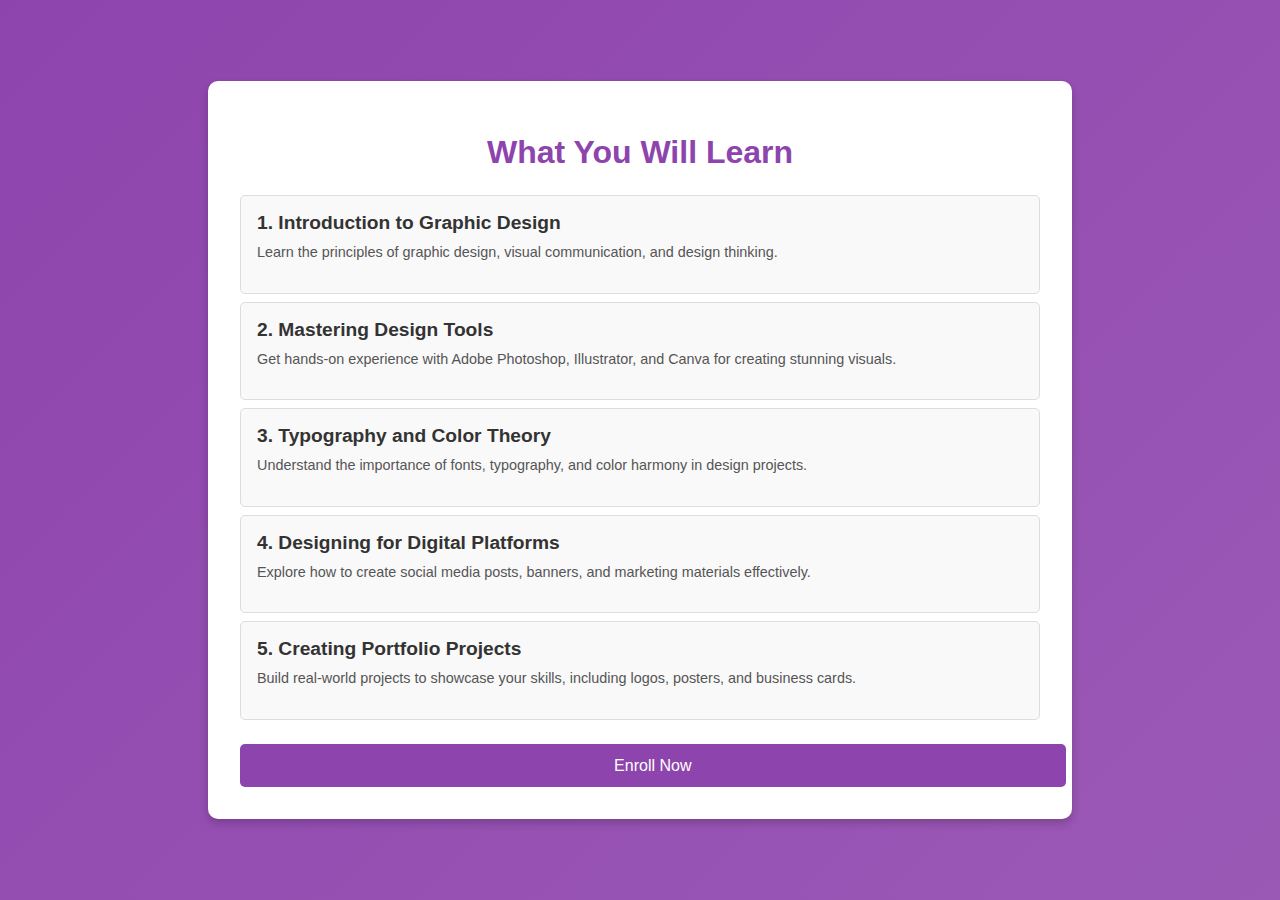
<file: graphicsdesign.html>
<!DOCTYPE html>
<html lang="en">
<head>
    <meta charset="UTF-8">
    <meta name="viewport" content="width=device-width, initial-scale=1.0">
    <title>What You Will Learn - Graphics Design</title>
    <style>
        body {
            font-family: 'Arial', sans-serif;
            margin: 0;
            padding: 0;
            background: linear-gradient(135deg, #8e44ad, #9b59b6);
            color: #fff;
            display: flex;
            justify-content: center;
            align-items: center;
            min-height: 100vh;
        }

        .container {
            background: #fff;
            color: #333;
            border-radius: 10px;
            width: 90%;
            max-width: 800px;
            padding: 2rem;
            box-shadow: 0 4px 8px rgba(0, 0, 0, 0.2);
            animation: fadeIn 1s ease-in-out;
        }

        h1 {
            text-align: center;
            color: #8e44ad;
        }

        .topics {
            list-style: none;
            padding: 0;
            margin: 1.5rem 0;
        }

        .topics li {
            background: #f9f9f9;
            border: 1px solid #ddd;
            margin: 0.5rem 0;
            padding: 1rem;
            border-radius: 5px;
            position: relative;
            overflow: hidden;
            transition: transform 0.3s ease, background-color 0.3s ease;
        }

        .topics li:hover {
            background-color: #f2e6f9;
            transform: scale(1.03);
        }

        .topics li .topic-name {
            font-size: 1.2rem;
            font-weight: bold;
        }

        .topics li .topic-description {
            margin-top: 0.5rem;
            font-size: 0.9rem;
            line-height: 1.4;
            color: #555;
        }

        .button {
            display: block;
            width: 100%;
            text-align: center;
            background: #8e44ad;
            color: #fff;
            text-decoration: none;
            padding: 0.8rem;
            border-radius: 5px;
            margin-top: 1.5rem;
            font-size: 1rem;
            transition: background-color 0.3s ease;
        }

        .button:hover {
            background-color: #6c3483;
        }

        @keyframes fadeIn {
            from {
                opacity: 0;
                transform: translateY(-20px);
            }
            to {
                opacity: 1;
                transform: translateY(0);
            }
        }
    </style>
</head>
<body>
    <div class="container">
        <h1>What You Will Learn</h1>
        <ul class="topics">
            <li>
                <span class="topic-name">1. Introduction to Graphic Design</span>
                <p class="topic-description">Learn the principles of graphic design, visual communication, and design thinking.</p>
            </li>
            <li>
                <span class="topic-name">2. Mastering Design Tools</span>
                <p class="topic-description">Get hands-on experience with Adobe Photoshop, Illustrator, and Canva for creating stunning visuals.</p>
            </li>
            <li>
                <span class="topic-name">3. Typography and Color Theory</span>
                <p class="topic-description">Understand the importance of fonts, typography, and color harmony in design projects.</p>
            </li>
            <li>
                <span class="topic-name">4. Designing for Digital Platforms</span>
                <p class="topic-description">Explore how to create social media posts, banners, and marketing materials effectively.</p>
            </li>
            <li>
                <span class="topic-name">5. Creating Portfolio Projects</span>
                <p class="topic-description">Build real-world projects to showcase your skills, including logos, posters, and business cards.</p>
            </li>
        </ul>
        <a href="signup.html" class="button">Enroll Now</a>
    </div>

    <script>
        // JavaScript to add interactivity
        document.querySelectorAll('.topics li').forEach(item => {
            item.addEventListener('click', () => {
                alert(item.querySelector('.topic-name').textContent + " selected!");
            });
        });
    </script>
</body>
</html>
</file>
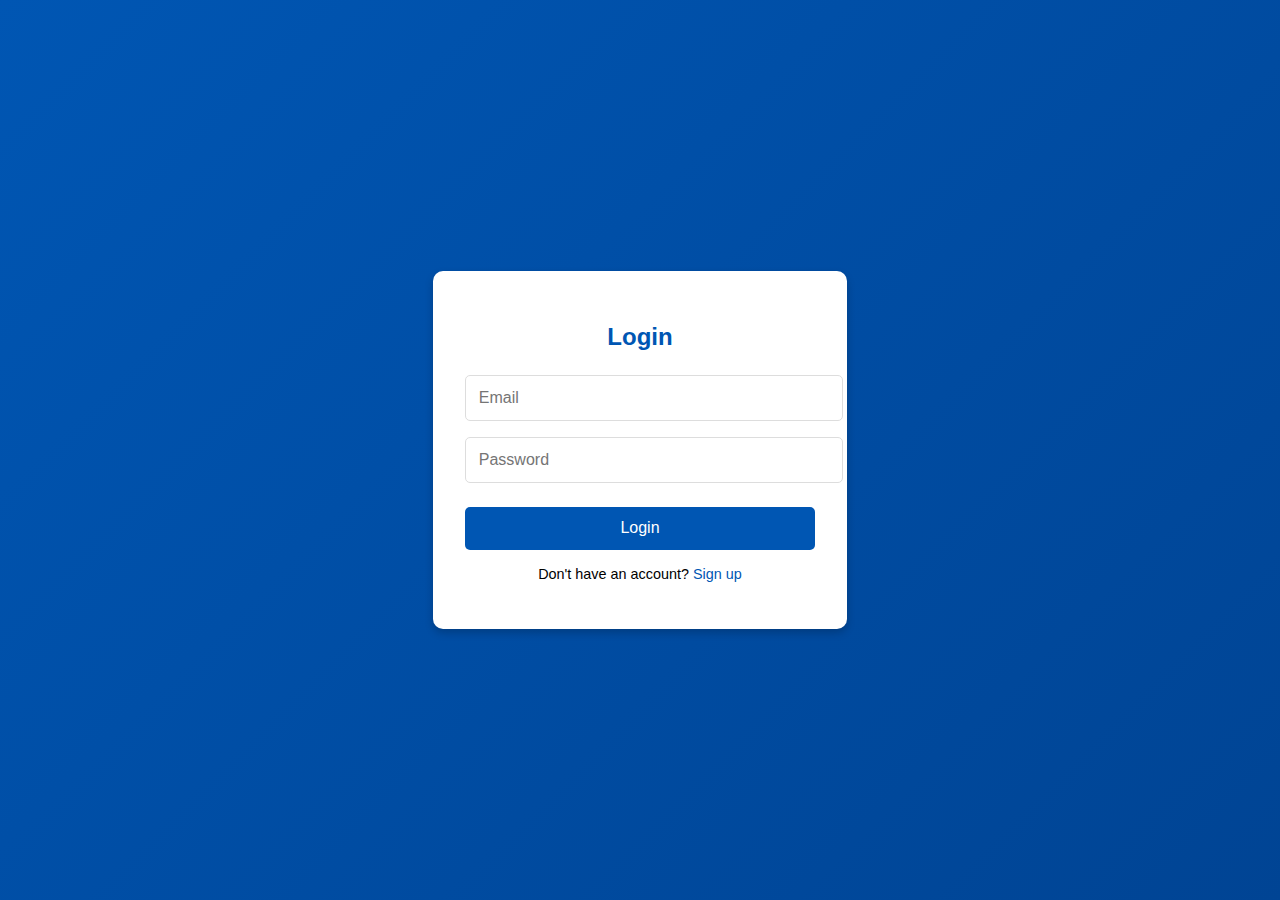
<file: login.html>
<!DOCTYPE html>
<html lang="en">
<head>
    <meta charset="UTF-8">
    <meta name="viewport" content="width=device-width, initial-scale=1.0">
    <title>Login - BKIT Online Courses</title>
    <style>
        body {
            font-family: Arial, sans-serif;
            margin: 0;
            padding: 0;
            background: linear-gradient(135deg, #0056b3, #004494);
            display: flex;
            justify-content: center;
            align-items: center;
            height: 100vh;
        }

        .container {
            background-color: #fff;
            padding: 2rem;
            border-radius: 10px;
            box-shadow: 0 4px 8px rgba(0, 0, 0, 0.2);
            width: 350px;
            text-align: center;
            animation: fadeIn 1s ease-in-out;
        }

        .container h2 {
            margin-bottom: 1rem;
            color: #0056b3;
        }

        .container input {
            width: 100%;
            padding: 0.8rem;
            margin: 0.5rem 0;
            border: 1px solid #ddd;
            border-radius: 5px;
            font-size: 1rem;
        }

        .container button {
            background-color: #0056b3;
            color: #fff;
            border: none;
            padding: 0.8rem;
            width: 100%;
            border-radius: 5px;
            cursor: pointer;
            font-size: 1rem;
            margin-top: 1rem;
            transition: background-color 0.3s ease-in-out;
        }

        .container button:hover {
            background-color: #003d80;
        }

        .container p {
            margin-top: 1rem;
            font-size: 0.9rem;
        }

        .container a {
            color: #0056b3;
            text-decoration: none;
        }

        .container a:hover {
            text-decoration: underline;
        }

        @keyframes fadeIn {
            from {
                opacity: 0;
                transform: translateY(-20px);
            }
            to {
                opacity: 1;
                transform: translateY(0);
            }
        }
    </style>
</head>
<body>
    <div class="container">
        <h2>Login</h2>
        <form>
            <input type="email" placeholder="Email" required>
            <input type="password" placeholder="Password" required>
            <button type="submit">Login</button>
        </form>
        <p>Don't have an account? <a href="signup.html">Sign up</a></p>
    </div>
</body>
</html>
</file>
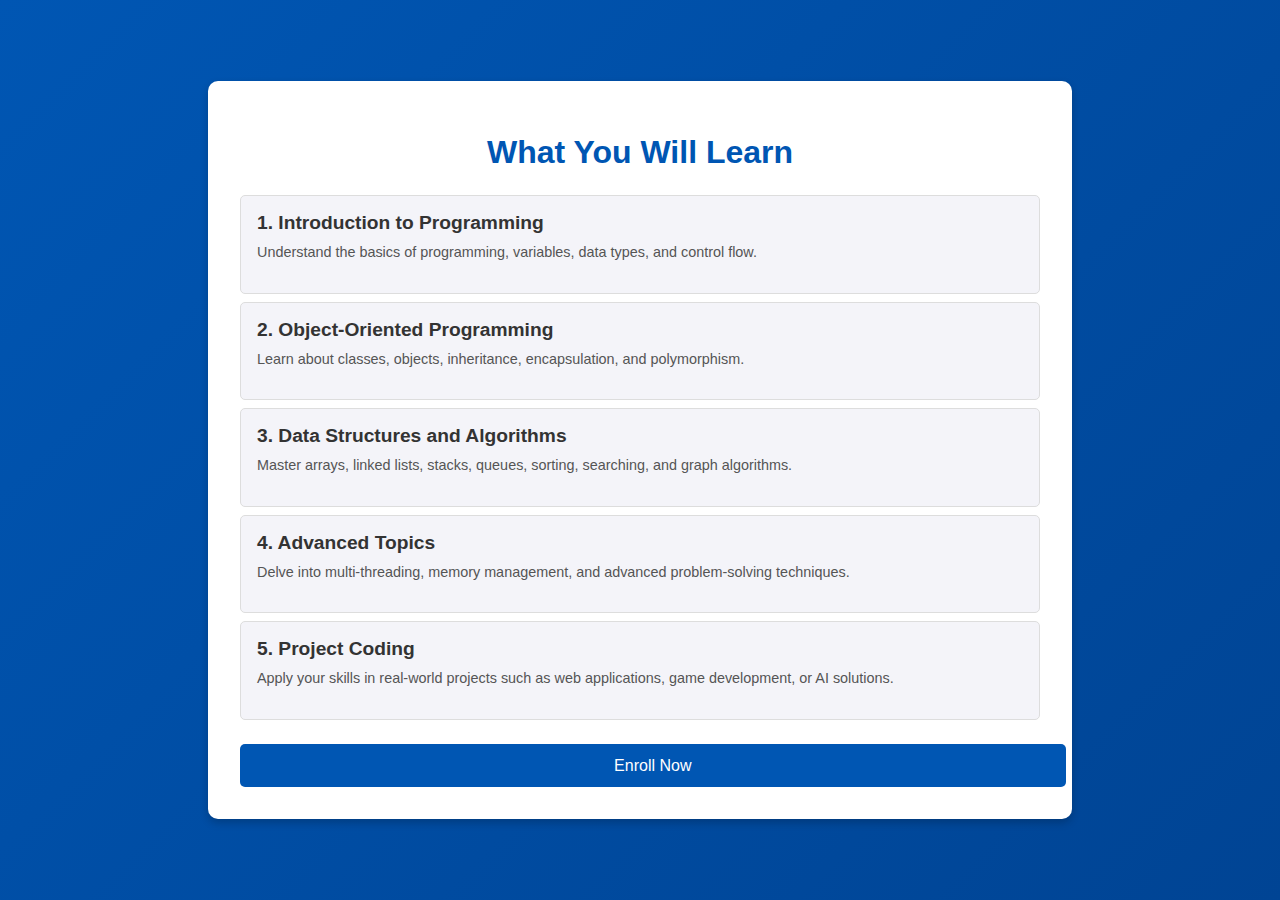
<file: programming.html>
<!DOCTYPE html>
<html lang="en">
<head>
    <meta charset="UTF-8">
    <meta name="viewport" content="width=device-width, initial-scale=1.0">
    <title>What You Will Learn - Programming Course</title>
    <style>
        body {
            font-family: Arial, sans-serif;
            margin: 0;
            padding: 0;
            background: linear-gradient(135deg, #0056b3, #004494);
            color: #fff;
            display: flex;
            justify-content: center;
            align-items: center;
            min-height: 100vh;
        }

        .container {
            background: #fff;
            color: #333;
            border-radius: 10px;
            width: 90%;
            max-width: 800px;
            padding: 2rem;
            box-shadow: 0 4px 8px rgba(0, 0, 0, 0.2);
            animation: fadeIn 1s ease-in-out;
        }

        h1 {
            text-align: center;
            color: #0056b3;
        }

        .topics {
            list-style: none;
            padding: 0;
            margin: 1.5rem 0;
        }

        .topics li {
            background: #f4f4f9;
            border: 1px solid #ddd;
            margin: 0.5rem 0;
            padding: 1rem;
            border-radius: 5px;
            position: relative;
            overflow: hidden;
            transition: transform 0.3s ease, background-color 0.3s ease;
        }

        .topics li:hover {
            background-color: #e9f0fb;
            transform: scale(1.03);
        }

        .topics li .topic-name {
            font-size: 1.2rem;
            font-weight: bold;
        }

        .topics li .topic-description {
            margin-top: 0.5rem;
            font-size: 0.9rem;
            line-height: 1.4;
            color: #555;
        }

        .button {
            display: block;
            width: 100%;
            text-align: center;
            background: #0056b3;
            color: #fff;
            text-decoration: none;
            padding: 0.8rem;
            border-radius: 5px;
            margin-top: 1.5rem;
            font-size: 1rem;
            transition: background-color 0.3s ease;
        }

        .button:hover {
            background-color: #003d80;
        }

        @keyframes fadeIn {
            from {
                opacity: 0;
                transform: translateY(-20px);
            }
            to {
                opacity: 1;
                transform: translateY(0);
            }
        }
    </style>
</head>
<body>
    <div class="container">
        <h1>What You Will Learn</h1>
        <ul class="topics">
            <li>
                <span class="topic-name">1. Introduction to Programming</span>
                <p class="topic-description">Understand the basics of programming, variables, data types, and control flow.</p>
            </li>
            <li>
                <span class="topic-name">2. Object-Oriented Programming</span>
                <p class="topic-description">Learn about classes, objects, inheritance, encapsulation, and polymorphism.</p>
            </li>
            <li>
                <span class="topic-name">3. Data Structures and Algorithms</span>
                <p class="topic-description">Master arrays, linked lists, stacks, queues, sorting, searching, and graph algorithms.</p>
            </li>
            <li>
                <span class="topic-name">4. Advanced Topics</span>
                <p class="topic-description">Delve into multi-threading, memory management, and advanced problem-solving techniques.</p>
            </li>
            <li>
                <span class="topic-name">5. Project Coding</span>
                <p class="topic-description">Apply your skills in real-world projects such as web applications, game development, or AI solutions.</p>
            </li>
        </ul>
        <a href="signup.html" class="button">Enroll Now</a>
    </div>

    <script>
        // JavaScript to add interactive effects or animations if needed
        document.querySelectorAll('.topics li').forEach(item => {
            item.addEventListener('click', () => {
                alert(item.querySelector('.topic-name').textContent + " selected!");
            });
        });
    </script>
</body>
</html>
</file>
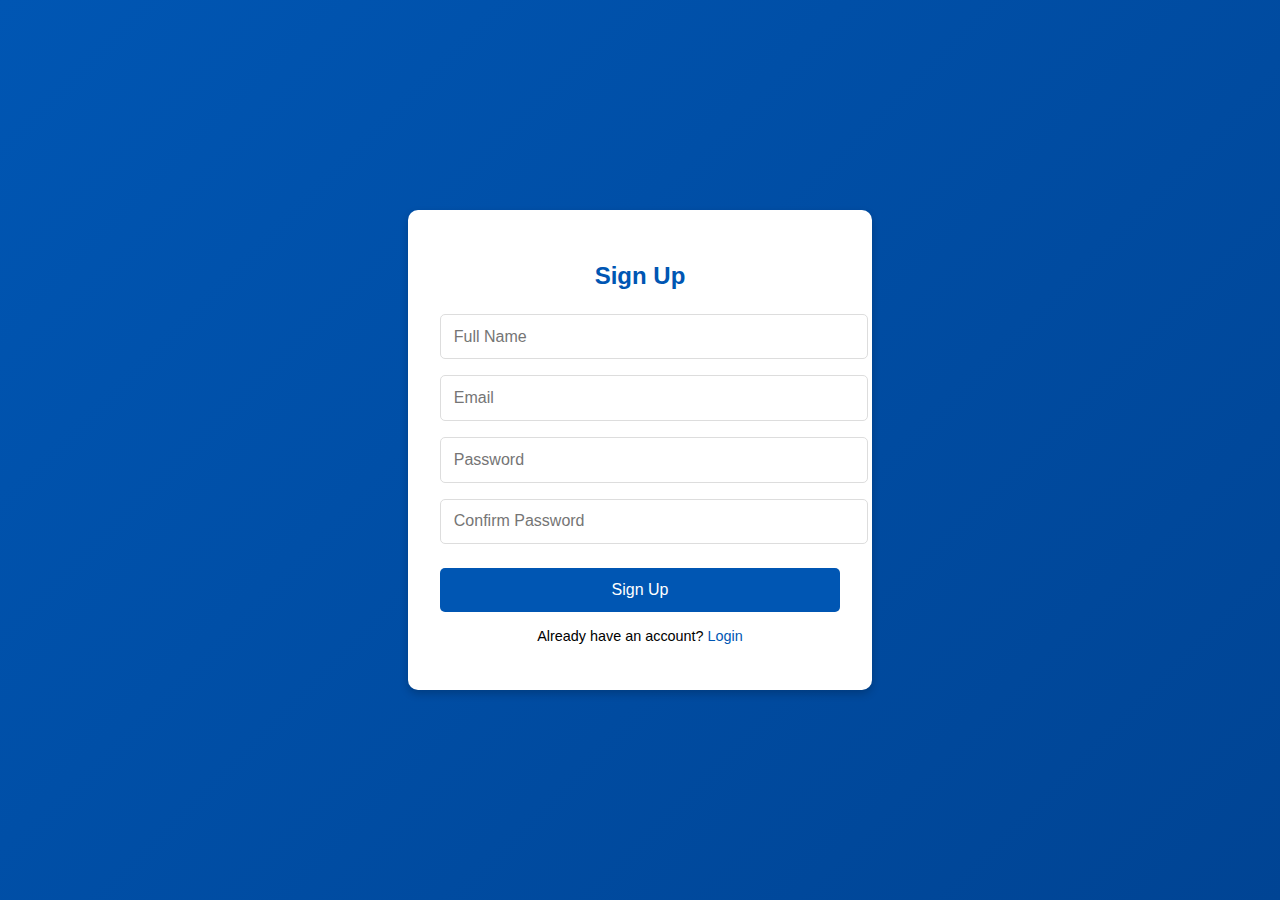
<file: signup.html>
<!DOCTYPE html>
<html lang="en">
<head>
    <meta charset="UTF-8">
    <meta name="viewport" content="width=device-width, initial-scale=1.0">
    <title>Sign Up - BKIT Online Courses</title>
    <style>
        body {
            font-family: Arial, sans-serif;
            margin: 0;
            padding: 0;
            background: linear-gradient(135deg, #0056b3, #004494);
            display: flex;
            justify-content: center;
            align-items: center;
            height: 100vh;
        }

        .container {
            background-color: #fff;
            padding: 2rem;
            border-radius: 10px;
            box-shadow: 0 4px 8px rgba(0, 0, 0, 0.2);
            width: 400px;
            text-align: center;
            animation: slideIn 1s ease-in-out;
        }

        .container h2 {
            margin-bottom: 1rem;
            color: #0056b3;
        }

        .container input {
            width: 100%;
            padding: 0.8rem;
            margin: 0.5rem 0;
            border: 1px solid #ddd;
            border-radius: 5px;
            font-size: 1rem;
        }

        .container button {
            background-color: #0056b3;
            color: #fff;
            border: none;
            padding: 0.8rem;
            width: 100%;
            border-radius: 5px;
            cursor: pointer;
            font-size: 1rem;
            margin-top: 1rem;
            transition: background-color 0.3s ease-in-out;
        }

        .container button:hover {
            background-color: #003d80;
        }

        .container p {
            margin-top: 1rem;
            font-size: 0.9rem;
        }

        .container a {
            color: #0056b3;
            text-decoration: none;
        }

        .container a:hover {
            text-decoration: underline;
        }

        @keyframes slideIn {
            from {
                opacity: 0;
                transform: translateX(-50px);
            }
            to {
                opacity: 1;
                transform: translateX(0);
            }
        }
    </style>
</head>
<body>
    <div class="container">
        <h2>Sign Up</h2>
        <form>
            <input type="text" placeholder="Full Name" required>
            <input type="email" placeholder="Email" required>
            <input type="password" placeholder="Password" required>
            <input type="password" placeholder="Confirm Password" required>
            <button type="submit">Sign Up</button>
        </form>
        <p>Already have an account? <a href="login.html">Login</a></p>
    </div>
</body>
</html>
</file>
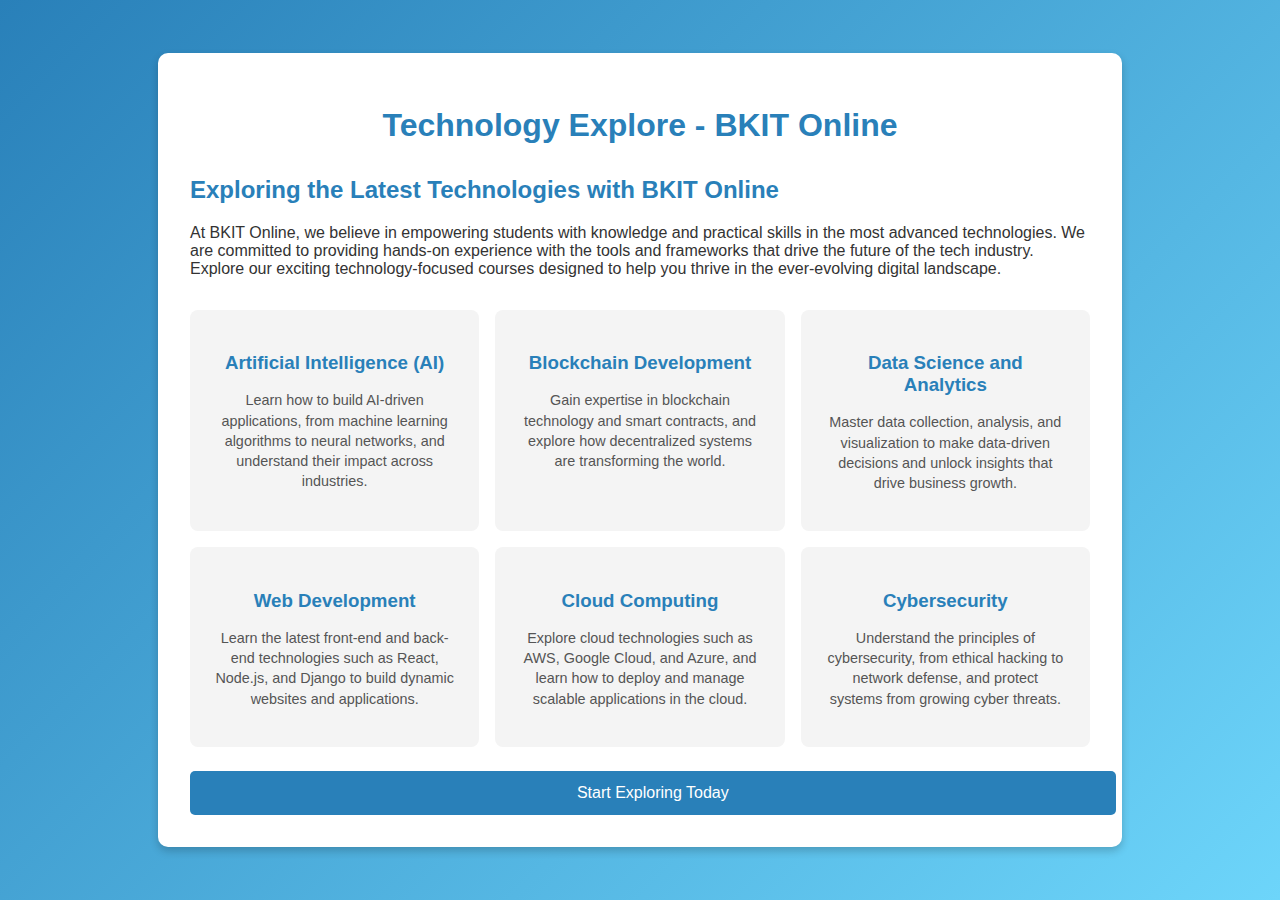
<file: technology.html>
<!DOCTYPE html>
<html lang="en">
<head>
    <meta charset="UTF-8">
    <meta name="viewport" content="width=device-width, initial-scale=1.0">
    <title>Technology Explore - BKIT Online</title>
    <style>
        body {
            font-family: 'Arial', sans-serif;
            margin: 0;
            padding: 0;
            background: linear-gradient(135deg, #2980b9, #6dd5fa);
            color: #fff;
            display: flex;
            justify-content: center;
            align-items: center;
            min-height: 100vh;
        }

        .container {
            background: #fff;
            color: #333;
            border-radius: 10px;
            width: 90%;
            max-width: 900px;
            padding: 2rem;
            box-shadow: 0 4px 8px rgba(0, 0, 0, 0.2);
            animation: fadeIn 1s ease-in-out;
        }

        h1 {
            text-align: center;
            color: #2980b9;
        }

        h2 {
            color: #2980b9;
            margin-top: 2rem;
        }

        .content {
            margin: 2rem 0;
        }

        .technology-courses {
            display: grid;
            grid-template-columns: repeat(3, 1fr);
            gap: 1rem;
        }

        .technology-course {
            background: #f4f4f4;
            border-radius: 8px;
            padding: 1.5rem;
            text-align: center;
            transition: transform 0.3s ease, background-color 0.3s ease;
        }

        .technology-course:hover {
            background-color: #ecf0f1;
            transform: scale(1.05);
        }

        .technology-course h3 {
            margin-bottom: 1rem;
            color: #2980b9;
        }

        .technology-course p {
            font-size: 0.9rem;
            color: #555;
            line-height: 1.4;
        }

        .explore-button {
            display: block;
            text-align: center;
            background: #2980b9;
            color: #fff;
            text-decoration: none;
            padding: 0.8rem;
            border-radius: 5px;
            margin-top: 1.5rem;
            font-size: 1rem;
            width: 100%;
            transition: background-color 0.3s ease;
        }

        .explore-button:hover {
            background-color: #1f618d;
        }

        @keyframes fadeIn {
            from {
                opacity: 0;
                transform: translateY(-20px);
            }
            to {
                opacity: 1;
                transform: translateY(0);
            }
        }
    </style>
</head>
<body>
    <div class="container">
        <h1>Technology Explore - BKIT Online</h1>

        <div class="content">
            <h2>Exploring the Latest Technologies with BKIT Online</h2>
            <p>At BKIT Online, we believe in empowering students with knowledge and practical skills in the most advanced technologies. We are committed to providing hands-on experience with the tools and frameworks that drive the future of the tech industry. Explore our exciting technology-focused courses designed to help you thrive in the ever-evolving digital landscape.</p>
        </div>

        <div class="technology-courses">
            <div class="technology-course">
                <h3>Artificial Intelligence (AI)</h3>
                <p>Learn how to build AI-driven applications, from machine learning algorithms to neural networks, and understand their impact across industries.</p>
            </div>

            <div class="technology-course">
                <h3>Blockchain Development</h3>
                <p>Gain expertise in blockchain technology and smart contracts, and explore how decentralized systems are transforming the world.</p>
            </div>

            <div class="technology-course">
                <h3>Data Science and Analytics</h3>
                <p>Master data collection, analysis, and visualization to make data-driven decisions and unlock insights that drive business growth.</p>
            </div>

            <div class="technology-course">
                <h3>Web Development</h3>
                <p>Learn the latest front-end and back-end technologies such as React, Node.js, and Django to build dynamic websites and applications.</p>
            </div>

            <div class="technology-course">
                <h3>Cloud Computing</h3>
                <p>Explore cloud technologies such as AWS, Google Cloud, and Azure, and learn how to deploy and manage scalable applications in the cloud.</p>
            </div>

            <div class="technology-course">
                <h3>Cybersecurity</h3>
                <p>Understand the principles of cybersecurity, from ethical hacking to network defense, and protect systems from growing cyber threats.</p>
            </div>
        </div>

        <a href="signup.html" class="explore-button">Start Exploring Today</a>
    </div>
    
    <script>
        // JavaScript for interactive behavior
        document.querySelectorAll('.technology-course').forEach(course => {
            course.addEventListener('click', () => {
                alert(course.querySelector('h3').textContent + " course details selected!");
            });
        });
    </script>
</body>
</html>
</file>
<file: styles.css>
* {
    margin: 0;
    padding: 0;
    box-sizing: border-box;
  }
  
  body {
    font-family: Arial, sans-serif;
  }
  

  .header {
    position: sticky;
    top: 0;
    background-color: #0073e6;
    color: white;
    padding: 15px 20px;
    z-index: 10;
    display: flex;
    justify-content: space-between;
    align-items: center;
  }
  
  .header .logo h1 {
    font-size: 2em;
  }
  
  .navbar ul {
    list-style: none;
    display: flex;
  }
  
  .navbar ul li {
    margin: 0 15px;
  }
  
  .navbar ul li a {
    color: white;
    text-decoration: none;
    font-size: 1em;
    transition: color 0.3s;
  }
  
  .navbar ul li a:hover {
    color: #e60000;
  }
  

  .menu-toggle {
    display: none;
    background: transparent;
    border: none;
    color: white;
    font-size: 2em;
    cursor: pointer;
    position: absolute;
    right: 20px; 
  }
  

  .hero {
    position: relative;
    background-image: url('images/mohan.jpeg'); 
    background-size: cover;
    background-position: center;
    height: 100vh;
    display: flex;
    justify-content: center;
    align-items: center;
    color: white;
    text-align: center;
    padding: 0 20px;
  }
  
  .hero::before {
    content: "";
    position: absolute;
    top: 0;
    left: 0;
    right: 0;
    bottom: 0;
    background: inherit; 
    filter: blur(0.2px); 
    z-index: 0;
  }
  
 
  .hero-content {
    position: relative; 
    z-index: 1;
  }
  
  .hero h1 {
    font-size: 3em;
    margin-bottom: 20px;
    font-weight: bold;
  }
  
  .hero p {
    font-size: 1.2em;
    margin-bottom: 30px;
  }
  
  .cta-btn {
    padding: 15px 30px;
    font-size: 1.2em;
    background-color: #0073e6;
    color: white;
    text-decoration: none;
    border-radius: 5px;
    transition: background-color 0.3s ease;
  }
  
  .cta-btn:hover {
    background-color: #005bb5;
  }
  

  @media (max-width: 768px) {
    .navbar ul {
      display: none;
      flex-direction: column;
      background-color: #333;
      position: absolute;
      top: 60px;
      right: 0;
      width: 100%;
      padding: 10px 0;
    }
  
    .navbar ul li {
      text-align: center;
      margin: 10px 0;
    }
  
    .menu-toggle {
      display: block;
    }
  
    .navbar.active ul {
      display: flex;
    }
  
    .hero h1 {
      font-size: 2.5em;
    }
  
    .hero p {
      font-size: 1em;
    }
  
    .cta-btn {
      font-size: 1em;
      padding: 12px 25px;
    }
  }


.course-categories {
  padding: 60px 20px;
  background-color: #f4f4f4;
  text-align: center;
}

.course-categories h2 {
  font-size: 2.5em;
  margin-bottom: 30px;
  font-weight: bold;
}

.categories-container {
  display: flex;
  justify-content: center;
  flex-wrap: wrap;
  gap: 20px;
}

.category-card {
  background-color: #fff;
  border-radius: 10px;
  box-shadow: 0 4px 10px rgba(0, 0, 0, 0.1);
  padding: 20px;
  width: 250px;
  text-align: center;
  transition: transform 0.3s ease, box-shadow 0.3s ease;
}

.image-wrapper {
  padding: 8px;
  background-color: #f9f9f9;
  border-radius: 10px;
  overflow: hidden;
}

.category-card img {
  width: 100%;
  height: auto;
  object-fit: cover;
  border-radius: 5px;
  transition: transform 0.3s ease;
}

.category-card h3 {
  font-size: 1.8em;
  margin-bottom: 10px;
}

.category-card p {
  font-size: 1em;
  color: #555;
}


.category-card:hover {
  transform: translateY(-10px); 
  box-shadow: 0 6px 20px rgba(0, 0, 0, 0.2); 
  cursor: pointer;
}

.category-card:hover img {
  transform: scale(1.1);
}


@media (max-width: 768px) {
  .categories-container {
      flex-direction: column;
      align-items: center;
  }

  .category-card {
      width: 90%;
  }
}

.featured-courses {
    padding: 60px 20px;
    background-color: #fff;
    text-align: center;
  }
  
  .featured-courses h2 {
    font-size: 2.5em;
    margin-bottom: 30px;
    font-weight: bold;
  }
  
  .courses-grid {
    display: grid;
    grid-template-columns: repeat(auto-fill, minmax(300px, 1fr));
    gap: 20px;
    justify-items: center;
  }
  
  .course-card {
    background-color: #f9f9f9;
    border-radius: 10px;
    box-shadow: 0 4px 10px rgba(0, 0, 0, 0.1);
    width: 100%;
    max-width: 350px;
    text-align: center;
    padding: 20px;
    transition: transform 0.3s ease, box-shadow 0.3s ease;
  }
  
  .course-card img {
    width: 100%;
    height: 200px;
    object-fit: cover;
    border-radius: 10px;
    margin-bottom: 20px;
  }
  
  .course-card h3 {
    font-size: 1.8em;
    margin-bottom: 10px;
    color: #333;
  }
  
  .course-card p {
    font-size: 1em;
    color: #777;
    margin-bottom: 15px;
  }
  
  .course-price {
    font-size: 1.2em;
    font-weight: bold;
    color: #0073e6;
    margin-bottom: 20px;
  }
  
  .enroll-btn {
    padding: 10px 25px;
    font-size: 1em;
    background-color: #0073e6;
    color: white;
    text-decoration: none;
    border-radius: 5px;
    transition: background-color 0.3s ease;
  }
  
  .enroll-btn:hover {
    background-color: #005bb5;
  }
  

  .course-card:hover {
    transform: translateY(-10px);
    box-shadow: 0 6px 20px rgba(0, 0, 0, 0.2); 
  }
  
  .course-card:hover img {
    transform: scale(1.05);
  }
  

  @media (max-width: 768px) {
    .courses-grid {
      grid-template-columns: 1fr;
    }
  }
.why-choose-us {
  padding: 60px 20px;
  background-color: #f4f4f4;
  text-align: center;
}

.why-choose-us h2 {
  font-size: 2.5em;
  margin-bottom: 20px;
  font-weight: bold;
}

.why-choose-us .description {
  font-size: 1.2em;
  color: #555;
  margin-bottom: 40px;
}

.benefits {
  display: flex;
  justify-content: center;
  gap: 40px;
  flex-wrap: wrap;
}

.benefit {
  background-color: #fff;
  padding: 20px;
  width: 250px;
  border-radius: 10px;
  box-shadow: 0 4px 10px rgba(0, 0, 0, 0.1);
  text-align: center;
}

.image-wrapper {
  padding: 3px;
  background-color: #f9f9f9;
  border-radius: 10px;
  overflow: hidden;
}

.benefit img {
  width: 100%;
  height: auto;
  object-fit: cover;
  border-radius: 5px;
}

.benefit h3 {
  font-size: 1.6em;
  color: #333;
  margin-top: 15px;
  margin-bottom: 10px;
}

.benefit p {
  font-size: 1em;
  color: #777;
}

@media (max-width: 768px) {
  .benefits {
      flex-direction: column;
      align-items: center;
  }

  .benefit {
      width: 80%;
      margin-bottom: 30px; 
  }
}
.subscription-section {
    padding: 60px 20px;
    background-color: #0073e6;
    color: white;
    text-align: center;
  }
  
  .subscription-section h2 {
    font-size: 2.5em;
    margin-bottom: 20px;
    font-weight: bold;
  }
  
  .subscription-section p {
    font-size: 1.2em;
    margin-bottom: 30px;
  }
  
  .subscription-form {
    display: flex;
    justify-content: center;
    align-items: center;
    gap: 10px;
  }
  
  .subscription-form input {
    padding: 10px 20px;
    font-size: 1em;
    border: none;
    border-radius: 5px;
    width: 300px;
    max-width: 80%;
    margin-right: 10px;
  }
  
  .subscription-form input:focus {
    outline: none;
    border-color: #fff;
  }
  
  .subscribe-btn {
    padding: 12px 30px;
    font-size: 1.2em;
    background-color: #ffffff;
    color: #0073e6;
    border: none;
    border-radius: 5px;
    cursor: pointer;
    transition: background-color 0.3s ease, color 0.3s ease;
  }
  
  .subscribe-btn:hover {
    background-color: #005bb5;
    color: white;
  }
  
  @media (max-width: 768px) {
    .subscription-form {
      flex-direction: column;
    }
  
    .subscription-form input {
      width: 100%;
      margin-right: 0;
      margin-bottom: 10px;
    }
  }


.footer {
    background-color: #333;
    color: white;
    padding: 40px 20px;
    text-align: left;
  }
  
  .footer-content {
    display: flex;
    justify-content: space-between;
    gap: 40px;
    flex-wrap: wrap;
  }
  
  .footer h3 {
    font-size: 1.5em;
    margin-bottom: 20px;
    color: #fff;
  }
  
  .footer-links ul {
    list-style-type: none;
    padding: 0;
  }
  
  .footer-links ul li {
    margin-bottom: 10px;
  }
  
  .footer-links ul li a {
    text-decoration: none;
    color: #fff;
    font-size: 1.1em;
    transition: color 0.3s ease;
  }
  
  .footer-links ul li a:hover {
    color: #0073e6;
  }
  
  .footer-social .social-icons {
    display: flex;
    gap: 15px;
  }
  
  .footer-social .social-icon img {
    width: 30px;
    height: 30px;
    transition: transform 0.3s ease;
  }
  
  .footer-social .social-icon img:hover {
    transform: scale(1.1);
  }
  
  .footer-contact p {
    font-size: 1.1em;
    margin-bottom: 10px;
  }
  
  .footer-bottom {
    text-align: center;
    margin-top: 20px;
    font-size: 1em;
  }
  
  .footer-bottom p {
    margin: 0;
  }
  
  #year {
    font-weight: bold;
  }
  
  @media (max-width: 768px) {
    .footer-content {
      flex-direction: column;
      align-items: center;
      text-align: center;
    }
  
    .footer-links, .footer-social, .footer-contact {
      width: 100%;
      margin-bottom: 30px;
    }
  
    .footer-links ul {
      padding-left: 0;
    }
  
    .social-icons {
      justify-content: center;
    }
  }

  .category-card a {
    display: block;
    text-decoration: none; 
    color: inherit; 
}

.category-card {

    transition: transform 0.3s ease, background-color 0.3s ease;
}

.category-card:hover {
    background-color: #ecf0f1;
    transform: scale(1.05);
}
</file>
